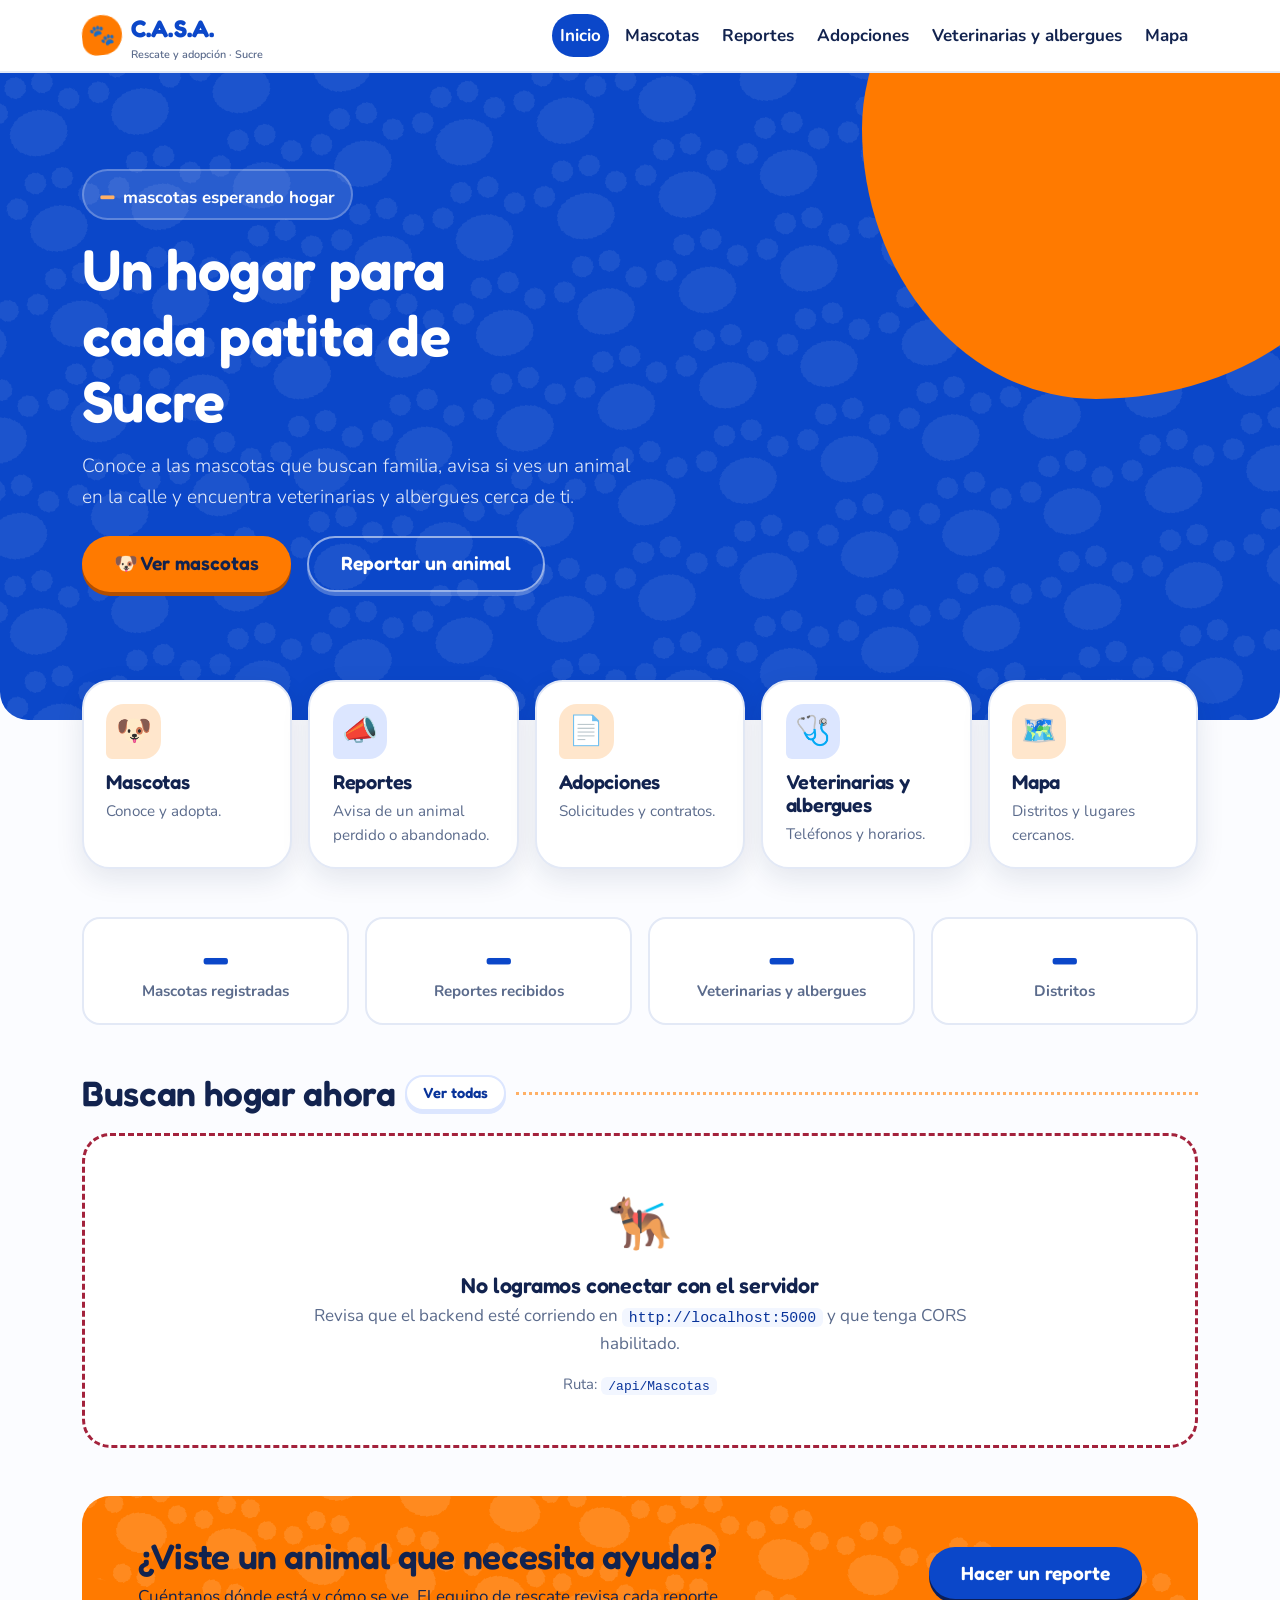
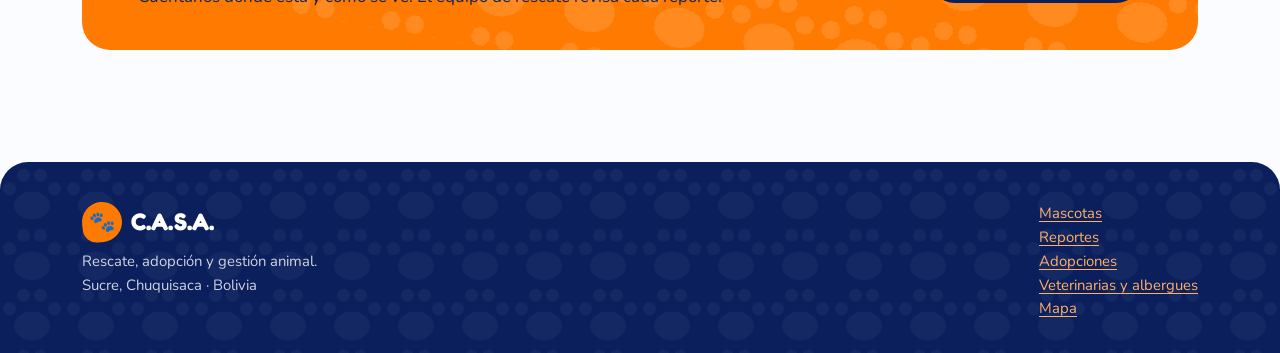
<file: wwwroot/index.html>
<!DOCTYPE html>
<html lang="es">
<head>
  <meta charset="utf-8">
  <meta name="viewport" content="width=device-width, initial-scale=1">
  <title>Inicio · Proyecto C.A.S.A.</title>
  <meta name="description" content="Portal de rescate, adopción y gestión animal en Sucre, Bolivia.">
  <link rel="preconnect" href="https://fonts.googleapis.com">
  <link rel="preconnect" href="https://fonts.gstatic.com" crossorigin>
  <link href="https://fonts.googleapis.com/css2?family=Fredoka:wght@500;600;700&family=Nunito:wght@400;600;700;800&display=swap" rel="stylesheet">
  <link href="https://cdn.jsdelivr.net/npm/bootstrap@5.3.3/dist/css/bootstrap.min.css" rel="stylesheet"
        integrity="sha384-QWTKZyjpPEjISv5WaRU9OFeRpok6YctnYmDr5pNlyT2bRjXh0JMhjY6hW+ALEwIH" crossorigin="anonymous">
  <link href="css/styles.css" rel="stylesheet">
</head>
<body data-page="index">
  <div id="casa-nav"></div>

  <main id="contenido" class="casa-main">
    <!-- Bienvenida -->
    <header class="casa-hero">
      <div class="container">
        <span class="casa-hero__stat mb-3"><strong id="hero-count">—</strong> mascotas esperando hogar</span>
        <h1 class="mb-3">Un hogar para cada patita de Sucre</h1>
        <p class="lead mb-4">Conoce a las mascotas que buscan familia, avisa si ves un animal en la calle y encuentra veterinarias y albergues cerca de ti.</p>
        <div class="d-flex flex-wrap gap-3">
          <a class="btn-casa btn-casa-lg" href="mascotas.html">🐶 Ver mascotas</a>
          <a class="btn-casa btn-casa-ghost btn-casa-lg" href="reportes.html">Reportar un animal</a>
        </div>
      </div>
    </header>

    <!-- Accesos directos -->
    <section class="container casa-overlap" aria-labelledby="accesos-titulo">
      <h2 id="accesos-titulo" class="visually-hidden">Accesos directos</h2>
      <div class="row row-cols-1 row-cols-sm-2 row-cols-lg-5 g-3">
        <div class="col"><a class="casa-quick" href="mascotas.html">
          <span class="casa-quick__icon" aria-hidden="true">🐶</span><h3>Mascotas</h3><p>Conoce y adopta.</p></a></div>
        <div class="col"><a class="casa-quick" href="reportes.html">
          <span class="casa-quick__icon" aria-hidden="true">📣</span><h3>Reportes</h3><p>Avisa de un animal perdido o abandonado.</p></a></div>
        <div class="col"><a class="casa-quick" href="adopciones.html">
          <span class="casa-quick__icon" aria-hidden="true">📄</span><h3>Adopciones</h3><p>Solicitudes y contratos.</p></a></div>
        <div class="col"><a class="casa-quick" href="establecimientos.html">
          <span class="casa-quick__icon" aria-hidden="true">🩺</span><h3>Veterinarias y albergues</h3><p>Teléfonos y horarios.</p></a></div>
        <div class="col"><a class="casa-quick" href="mapa.html">
          <span class="casa-quick__icon" aria-hidden="true">🗺️</span><h3>Mapa</h3><p>Distritos y lugares cercanos.</p></a></div>
      </div>
    </section>

    <!-- Cifras -->
    <section class="container casa-section pb-0" aria-label="Cifras del proyecto">
      <div class="row row-cols-2 row-cols-md-4 g-3">
        <div class="col"><div class="casa-counter"><strong id="c-mascotas">—</strong><span>Mascotas registradas</span></div></div>
        <div class="col"><div class="casa-counter"><strong id="c-reportes">—</strong><span>Reportes recibidos</span></div></div>
        <div class="col"><div class="casa-counter"><strong id="c-establecimientos">—</strong><span>Veterinarias y albergues</span></div></div>
        <div class="col"><div class="casa-counter"><strong id="c-distritos">—</strong><span>Distritos</span></div></div>
      </div>
    </section>

    <!-- Quiénes buscan hogar -->
    <section class="container casa-section" aria-labelledby="destacadas-titulo">
      <div class="casa-section-title">
        <h2 id="destacadas-titulo" class="mb-0">Buscan hogar ahora</h2>
        <a class="btn-casa-ghost btn-casa btn-casa-sm" href="mascotas.html">Ver todas</a>
      </div>
      <div class="row g-4" id="destacadas"></div>
    </section>

    <!-- Llamada a la acción -->
    <section class="container">
      <div class="casa-cta">
        <div class="row align-items-center g-3">
          <div class="col-lg-8">
            <h2>¿Viste un animal que necesita ayuda?</h2>
            <p class="mb-0">Cuéntanos dónde está y cómo se ve. El equipo de rescate revisa cada reporte.</p>
          </div>
          <div class="col-lg-4 text-lg-end">
            <a class="btn-casa-blue btn-casa btn-casa-lg" href="reportes.html">Hacer un reporte</a>
          </div>
        </div>
      </div>
    </section>
  </main>

  <div id="casa-footer"></div>

  <script src="https://cdn.jsdelivr.net/npm/bootstrap@5.3.3/dist/js/bootstrap.bundle.min.js"
          integrity="sha384-YvpcrYf0tY3lHB60NNkmXc5s9fDVZLESaAA55NDzOxhy9GkcIdslK1eN7N6jIeHz" crossorigin="anonymous"></script>
  <script src="js/common.js"></script>
  <script>
    (async function () {
      const E = CASA.endpoints;
      const grid = document.getElementById('destacadas');
      CASA.ui.skeletons(grid, 3, 'col-12 col-md-6 col-lg-4');

      const [mascotas, reportes, establecimientos, distritos] = await Promise.allSettled([
        CASA.api.list(E.mascotas),
        CASA.api.list(E.reportes),
        CASA.api.list(E.establecimientos),
        CASA.api.list(E.distritos)
      ]);

      const setCount = (id, result) => {
        document.getElementById(id).textContent = result.status === 'fulfilled' ? result.value.length : '—';
      };
      setCount('c-mascotas', mascotas);
      setCount('c-reportes', reportes);
      setCount('c-establecimientos', establecimientos);
      setCount('c-distritos', distritos);

      if (mascotas.status !== 'fulfilled') {
        CASA.ui.error(grid, mascotas.reason, E.mascotas);
        return;
      }

      const disponibles = mascotas.value.filter((m) => CASA.estadoClass(CASA.g(m, 'estado')) === 'is-ok');
      document.getElementById('hero-count').textContent = disponibles.length;

      if (!disponibles.length) {
        CASA.ui.empty(grid, '🐾', 'Todavía no hay mascotas disponibles',
          'Cuando se registren nuevas mascotas en adopción aparecerán aquí.');
        return;
      }

      const dById = distritos.status === 'fulfilled' ? CASA.byId(distritos.value) : {};
      grid.innerHTML = disponibles.slice(0, 3)
        .map((m) => `<div class="col-12 col-md-6 col-lg-4">${CASA.petCard(m, dById)}</div>`).join('');
      CASA.ui.done(grid);
    })();
  </script>
</body>
</html>
</file>
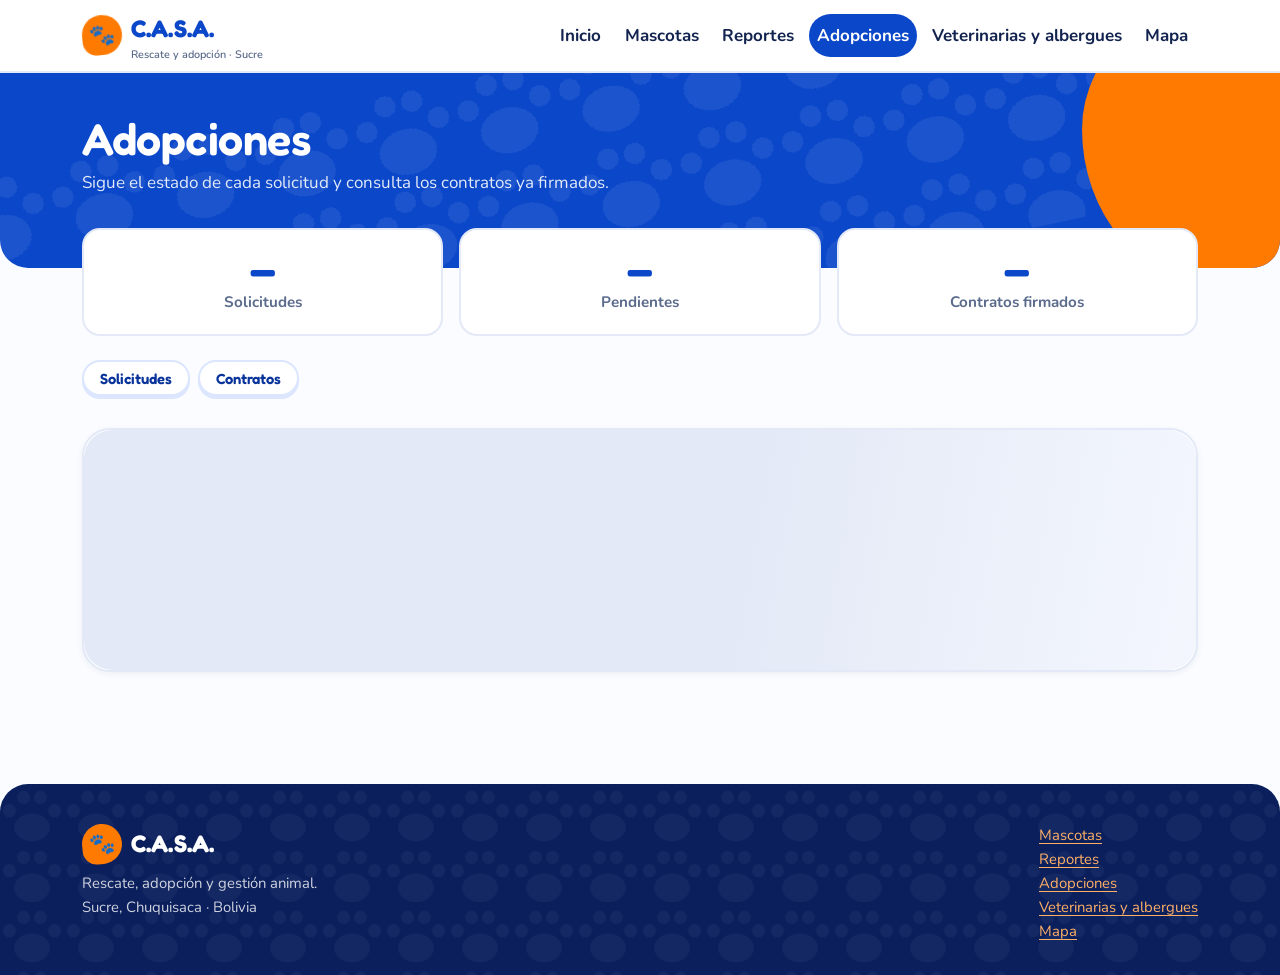
<file: wwwroot/adopciones.html>
<!DOCTYPE html>
<html lang="es">
<head>
  <meta charset="utf-8">
  <meta name="viewport" content="width=device-width, initial-scale=1">
  <title>Adopciones · Proyecto C.A.S.A.</title>
  <link rel="preconnect" href="https://fonts.googleapis.com">
  <link rel="preconnect" href="https://fonts.gstatic.com" crossorigin>
  <link href="https://fonts.googleapis.com/css2?family=Fredoka:wght@500;600;700&family=Nunito:wght@400;600;700;800&display=swap" rel="stylesheet">
  <link href="https://cdn.jsdelivr.net/npm/bootstrap@5.3.3/dist/css/bootstrap.min.css" rel="stylesheet"
        integrity="sha384-QWTKZyjpPEjISv5WaRU9OFeRpok6YctnYmDr5pNlyT2bRjXh0JMhjY6hW+ALEwIH" crossorigin="anonymous">
  <link href="css/styles.css" rel="stylesheet">
</head>
<body data-page="adopciones">
  <div id="casa-nav"></div>

  <main id="contenido" class="casa-main">
    <header class="casa-hero casa-hero--page">
      <div class="container">
        <h1>Adopciones</h1>
        <p>Sigue el estado de cada solicitud y consulta los contratos ya firmados.</p>
      </div>
    </header>

    <div class="container casa-overlap">
      <div class="row row-cols-1 row-cols-sm-3 g-3 mb-4">
        <div class="col"><div class="casa-counter"><strong id="k-total">—</strong><span>Solicitudes</span></div></div>
        <div class="col"><div class="casa-counter"><strong id="k-pend">—</strong><span>Pendientes</span></div></div>
        <div class="col"><div class="casa-counter"><strong id="k-contratos">—</strong><span>Contratos firmados</span></div></div>
      </div>

      <ul class="nav nav-pills gap-2 mb-3" id="pestanas" role="tablist">
        <li class="nav-item" role="presentation">
          <button class="btn-casa-ghost btn-casa btn-casa-sm active" id="tab-sol" data-bs-toggle="pill" data-bs-target="#panel-sol" type="button" role="tab" aria-controls="panel-sol" aria-selected="true">Solicitudes</button>
        </li>
        <li class="nav-item" role="presentation">
          <button class="btn-casa-ghost btn-casa btn-casa-sm" id="tab-con" data-bs-toggle="pill" data-bs-target="#panel-con" type="button" role="tab" aria-controls="panel-con" aria-selected="false">Contratos</button>
        </li>
      </ul>

      <div class="tab-content">
        <div class="tab-pane fade show active" id="panel-sol" role="tabpanel" aria-labelledby="tab-sol" tabindex="0">
          <div class="d-flex flex-wrap gap-2 mb-3" id="chips" role="group" aria-label="Filtrar por estado"></div>
          <div class="casa-table-wrap" id="tabla" aria-live="polite">
            <div class="casa-skeleton" style="min-height:240px" aria-hidden="true"></div>
          </div>
        </div>
        <div class="tab-pane fade" id="panel-con" role="tabpanel" aria-labelledby="tab-con" tabindex="0">
          <div class="row g-3 row-cols-1 row-cols-md-2 row-cols-xl-3" id="contratos"></div>
        </div>
      </div>
    </div>
  </main>

  <div id="casa-footer"></div>

  <script src="https://cdn.jsdelivr.net/npm/bootstrap@5.3.3/dist/js/bootstrap.bundle.min.js"
          integrity="sha384-YvpcrYf0tY3lHB60NNkmXc5s9fDVZLESaAA55NDzOxhy9GkcIdslK1eN7N6jIeHz" crossorigin="anonymous"></script>
  <script src="js/common.js"></script>
  <script>
    (async function () {
      const E = CASA.endpoints, g = CASA.g, esc = CASA.esc;
      const $ = (id) => document.getElementById(id);

      /* Esta sección es del equipo (Admin, CEMZOO, Albergue) */
      if (!CASA.auth.hasRole('Admin', 'CEMZOO', 'Albergue')) {
        document.querySelector('.casa-overlap').innerHTML = '<div id="acceso"></div>';
        CASA.ui.locked($('acceso'), '');
        if (CASA.auth.isLoggedIn()) $('acceso').querySelector('.casa-state').insertAdjacentHTML('beforeend',
          '<a class="btn-casa mt-2" href="perfil.html">Ver mis solicitudes</a>');
        return;
      }

      /* El botón activo de las pestañas usa el estilo "azul" */
      $('pestanas').addEventListener('shown.bs.tab', (ev) => {
        document.querySelectorAll('#pestanas .btn-casa').forEach((b) => b.classList.toggle('btn-casa-blue', b === ev.target));
        document.querySelectorAll('#pestanas .btn-casa').forEach((b) => b.classList.toggle('btn-casa-ghost', b !== ev.target));
      });
      $('tab-sol').classList.replace('btn-casa-ghost', 'btn-casa-blue');

      /* ---------- Carga ---------- */
      const [sol, ado, mas] = await Promise.allSettled([
        CASA.api.list(E.solicitudes),
        CASA.api.list(E.adopciones),
        CASA.api.list(E.mascotas)
      ]);

      if (sol.status !== 'fulfilled') {
        CASA.ui.error($('tabla'), sol.reason, E.solicitudes);
        $('contratos').innerHTML = '';
        return;
      }

      const solicitudes = sol.value;
      const adopciones = ado.status === 'fulfilled' ? ado.value : [];
      const mascotasById = mas.status === 'fulfilled' ? CASA.byId(mas.value) : {};
      const solById = CASA.byId(solicitudes);
      const contratoPorSolicitud = Object.fromEntries(adopciones.map((a) => [g(a, 'solicitudId'), a]));

      const mascotaDe = (s) => g(s, 'mascotas', 'mascota') || mascotasById[g(s, 'mascotaId')];

      /* ---------- Contadores ---------- */
      $('k-total').textContent = solicitudes.length;
      $('k-pend').textContent = solicitudes.filter((s) => CASA.estadoClass(g(s, 'estado')) === 'is-wait').length;
      $('k-contratos').textContent = ado.status === 'fulfilled' ? adopciones.length : '—';

      /* ---------- Solicitudes ---------- */
      let filtro = '';
      const estados = [...new Set(solicitudes.map((s) => g(s, 'estado')).filter(Boolean))];
      $('chips').innerHTML = ['', ...estados].map((e) =>
        `<button type="button" class="casa-chip ${e === '' ? 'is-active' : ''}" data-estado="${esc(e)}" aria-pressed="${e === ''}">${e === '' ? 'Todas' : esc(e)}</button>`).join('');
      $('chips').addEventListener('click', (ev) => {
        const chip = ev.target.closest('.casa-chip');
        if (!chip) return;
        filtro = chip.dataset.estado;
        $('chips').querySelectorAll('.casa-chip').forEach((c) => {
          c.classList.toggle('is-active', c === chip);
          c.setAttribute('aria-pressed', c === chip);
        });
        renderSolicitudes();
      });

      function renderSolicitudes() {
        const lista = solicitudes
          .filter((s) => !filtro || g(s, 'estado') === filtro)
          .sort((a, b) => new Date(g(b, 'fecha')) - new Date(g(a, 'fecha')));

        if (!lista.length) {
          CASA.ui.empty($('tabla'), '📭', 'No hay solicitudes para mostrar',
            solicitudes.length ? 'Prueba con otro estado.' : 'Las solicitudes de adopción aparecerán aquí cuando alguien las envíe.');
          return;
        }
        $('tabla').innerHTML = `
          <div class="table-responsive">
            <table class="table casa-table">
              <thead><tr><th>Mascota</th><th>Ciudadano</th><th>Fecha</th><th>Estado</th><th>Contrato</th></tr></thead>
              <tbody>
                ${lista.map((s) => {
                  const m = mascotaDe(s);
                  const foto = CASA.imgUrl(g(m, 'foto'));
                  const ciu = g(s, 'ciudadanos', 'ciudadano');
                  const barrio = g(ciu, 'barrio');
                  const contrato = contratoPorSolicitud[g(s, 'id')];
                  return `<tr>
                    <td><div class="cell-pet">
                      ${foto ? `<img src="${esc(foto)}" alt="" loading="lazy" data-fallback>` : `<span class="thumb-fallback" aria-hidden="true">${CASA.especieEmoji(g(m, 'especie'))}</span>`}
                      <span>${esc(g(m, 'nombre') || 'Mascota #' + g(s, 'mascotaId'))}</span>
                    </div></td>
                    <td>#${esc(g(s, 'ciudadanoId'))}${barrio ? `<br><small class="text-muted">${esc(barrio)}</small>` : ''}</td>
                    <td class="text-nowrap">${CASA.fmtDate(g(s, 'fecha'))}</td>
                    <td>${CASA.badge(g(s, 'estado'))}</td>
                    <td>${contrato ? `<span class="casa-badge is-done">${esc(g(contrato, 'numeroSerie') || 'Firmado')}</span>` : '<span class="text-muted">—</span>'}</td>
                  </tr>`;
                }).join('')}
              </tbody>
            </table>
          </div>`;
      }
      renderSolicitudes();

      /* ---------- Contratos ---------- */
      const cont = $('contratos');
      if (ado.status !== 'fulfilled') {
        CASA.ui.error(cont, ado.reason, E.adopciones);
      } else if (!adopciones.length) {
        CASA.ui.empty(cont, '📄', 'Todavía no hay contratos firmados', 'Cuando se apruebe una adopción, su contrato aparecerá aquí.');
      } else {
        cont.innerHTML = adopciones
          .sort((a, b) => new Date(g(b, 'fecha')) - new Date(g(a, 'fecha')))
          .map((a) => {
            const s = g(a, 'solicitudesAdopcion') || solById[g(a, 'solicitudId')];
            const m = s && mascotaDe(s);
            const firma = String(g(a, 'firma') || '');
            const firmaImg = /^data:image\/(png|jpe?g|webp);base64,[a-z0-9+/=]+$/i.test(firma);
            return `
              <div class="col"><article class="casa-contract">
                <div class="d-flex align-items-start gap-3">
                  <span class="casa-card__icon casa-card__icon--orange" aria-hidden="true">${CASA.especieEmoji(g(m, 'especie'))}</span>
                  <div>
                    <div class="casa-contract__serial">${esc(g(a, 'numeroSerie') || 'Sin número')}</div>
                    <div class="fw-bold">${esc(g(m, 'nombre') || 'Solicitud #' + g(a, 'solicitudId'))}</div>
                    <small class="text-muted">Firmado el ${CASA.fmtDate(g(a, 'fecha'))}</small>
                  </div>
                </div>
                ${g(a, 'estado') ? `<div class="mt-2">${CASA.badge(g(a, 'estado'))}</div>` : ''}
                ${g(a, 'condiciones') ? `<p class="small mt-2 mb-1"><strong>Condiciones:</strong> ${esc(g(a, 'condiciones'))}</p>` : ''}
                ${g(a, 'observaciones') ? `<p class="small mb-1"><strong>Observaciones:</strong> ${esc(g(a, 'observaciones'))}</p>` : ''}
                <div class="casa-contract__sign">
                  ${firmaImg ? `<img src="${esc(firma)}" alt="Firma del adoptante">` : (firma ? 'Firma: ' + esc(firma) : 'Sin firma registrada')}
                </div>
              </article></div>`;
          }).join('');
      }
    })();
  </script>
</body>
</html>
</file>
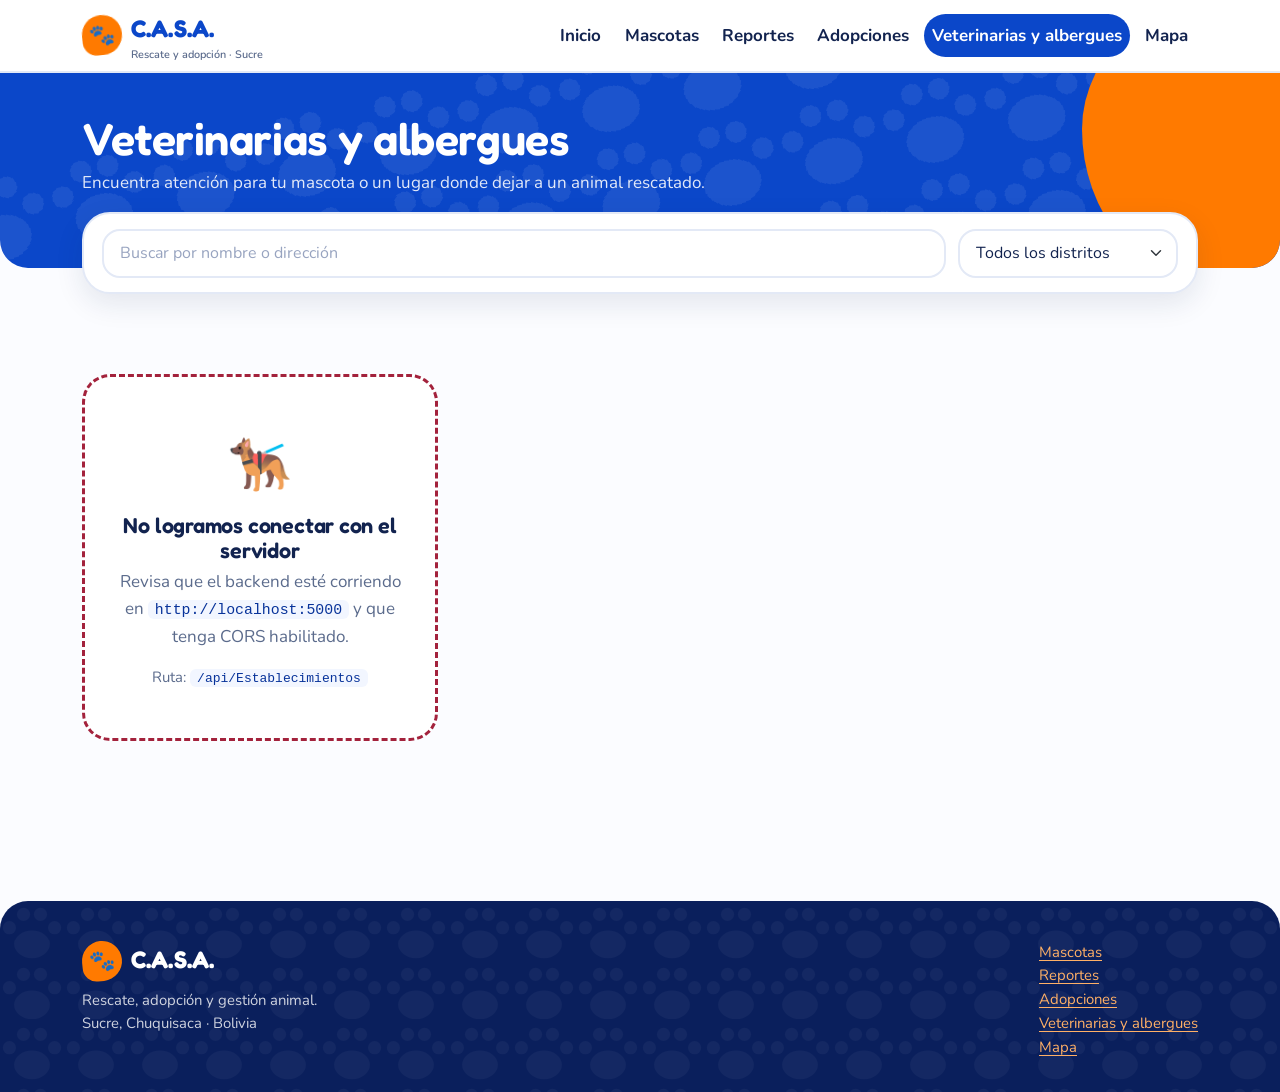
<file: wwwroot/establecimientos.html>
<!DOCTYPE html>
<html lang="es">
<head>
  <meta charset="utf-8">
  <meta name="viewport" content="width=device-width, initial-scale=1">
  <title>Veterinarias y albergues · Proyecto C.A.S.A.</title>
  <link rel="preconnect" href="https://fonts.googleapis.com">
  <link rel="preconnect" href="https://fonts.gstatic.com" crossorigin>
  <link href="https://fonts.googleapis.com/css2?family=Fredoka:wght@500;600;700&family=Nunito:wght@400;600;700;800&display=swap" rel="stylesheet">
  <link href="https://cdn.jsdelivr.net/npm/bootstrap@5.3.3/dist/css/bootstrap.min.css" rel="stylesheet"
        integrity="sha384-QWTKZyjpPEjISv5WaRU9OFeRpok6YctnYmDr5pNlyT2bRjXh0JMhjY6hW+ALEwIH" crossorigin="anonymous">
  <link href="css/styles.css" rel="stylesheet">
</head>
<body data-page="establecimientos">
  <div id="casa-nav"></div>

  <main id="contenido" class="casa-main">
    <header class="casa-hero casa-hero--page">
      <div class="container">
        <h1>Veterinarias y albergues</h1>
        <p>Encuentra atención para tu mascota o un lugar donde dejar a un animal rescatado.</p>
      </div>
    </header>

    <div class="container casa-overlap">
      <div class="casa-filters" role="search" aria-label="Filtrar establecimientos">
        <input class="form-control casa-search" type="search" id="f-texto" placeholder="Buscar por nombre o dirección" aria-label="Buscar establecimientos">
        <select class="form-select" id="f-distrito" aria-label="Distrito"><option value="">Todos los distritos</option></select>
      </div>
      <div class="d-flex flex-wrap gap-2 mt-3" id="chips-tipo" role="group" aria-label="Filtrar por tipo"></div>
    </div>

    <section class="container casa-section" aria-live="polite">
      <p class="fw-bold text-muted mb-3" id="conteo"></p>
      <div class="row g-4 row-cols-1 row-cols-md-2 row-cols-xl-3" id="grid"></div>
    </section>
  </main>

  <div id="casa-footer"></div>

  <script src="https://cdn.jsdelivr.net/npm/bootstrap@5.3.3/dist/js/bootstrap.bundle.min.js"
          integrity="sha384-YvpcrYf0tY3lHB60NNkmXc5s9fDVZLESaAA55NDzOxhy9GkcIdslK1eN7N6jIeHz" crossorigin="anonymous"></script>
  <script src="js/common.js"></script>
  <script>
    (async function () {
      const E = CASA.endpoints, g = CASA.g, esc = CASA.esc;
      const $ = (id) => document.getElementById(id);
      const grid = $('grid');

      CASA.ui.skeletons(grid, 6, 'col');
      let lugares = [], tiposById = {}, distritosById = {};
      try {
        const [l, t, d] = await Promise.all([
          CASA.api.list(E.establecimientos),
          CASA.api.listSoft(E.tiposEstablecimiento),
          CASA.api.listSoft(E.distritos)
        ]);
        lugares = l; tiposById = CASA.byId(t); distritosById = CASA.byId(d);
      } catch (err) {
        CASA.ui.error(grid, err, E.establecimientos);
        return;
      }

      const tipoDe = (e) => tiposById[g(e, 'tipoEstableciminetoId', 'tipoEstablecimientoId')] || g(e, 'tipoEstableciminetos', 'tipoEstablecimientos');
      const iconoDe = (tipo) => {
        const s = CASA.strip(g(tipo, 'nombre'));
        if (/veterin|clinic/.test(s)) return '🩺';
        if (/albergue|refugio|hogar/.test(s)) return '🏠';
        return '🐾';
      };

      /* ---------- Filtros ---------- */
      let tipoElegido = '';
      const tiposUsados = new Map();
      lugares.forEach((e) => { const t = tipoDe(e); if (t) tiposUsados.set(String(g(t, 'id')), g(t, 'nombre')); });
      $('chips-tipo').innerHTML = [['', 'Todos'], ...tiposUsados].map(([id, nombre]) =>
        `<button type="button" class="casa-chip ${id === '' ? 'is-active' : ''}" data-tipo="${esc(id)}" aria-pressed="${id === ''}">${esc(nombre)}</button>`).join('');
      $('chips-tipo').addEventListener('click', (ev) => {
        const chip = ev.target.closest('.casa-chip');
        if (!chip) return;
        tipoElegido = chip.dataset.tipo;
        $('chips-tipo').querySelectorAll('.casa-chip').forEach((c) => {
          c.classList.toggle('is-active', c === chip);
          c.setAttribute('aria-pressed', c === chip);
        });
        render();
      });

      const distritosUsados = new Map();
      lugares.forEach((e) => {
        const d = distritosById[g(e, 'distritoId')] || g(e, 'distritos');
        if (d) distritosUsados.set(String(g(d, 'id')), g(d, 'nombre'));
      });
      distritosUsados.forEach((nombre, id) => $('f-distrito').add(new Option(nombre, id)));

      /* ---------- Render ---------- */
      function card(e) {
        const tipo = tipoDe(e);
        const distrito = distritosById[g(e, 'distritoId')] || g(e, 'distritos');
        const tel = String(g(e, 'telefono') || '');
        const telHref = tel.replace(/[^\d+]/g, '');
        const cap = Number(g(e, 'capacidad'));
        const cal = Number(g(e, 'calificacion'));
        return `
          <div class="col"><article class="casa-card">
            <div class="d-flex gap-3 align-items-start mb-1">
              <span class="casa-card__icon ${/albergue|refugio|hogar/.test(CASA.strip(g(tipo, 'nombre'))) ? 'casa-card__icon--orange' : ''}" aria-hidden="true">${iconoDe(tipo)}</span>
              <div class="flex-grow-1">
                <h3>${esc(g(e, 'nombre') || 'Sin nombre')}</h3>
                <div class="d-flex flex-wrap gap-2 align-items-center mt-1">
                  <span class="pet-trait">${esc(g(tipo, 'nombre') || 'Establecimiento')}</span>
                  ${g(e, 'estado') ? CASA.badge(g(e, 'estado')) : ''}
                </div>
              </div>
            </div>
            <ul class="casa-facts">
              ${g(e, 'direccion') ? `<li><span aria-hidden="true">📍</span><span>${esc(g(e, 'direccion'))}</span></li>` : ''}
              ${tel ? `<li><span aria-hidden="true">📞</span><a href="tel:${esc(telHref)}">${esc(tel)}</a></li>` : ''}
              ${g(e, 'horario') ? `<li><span aria-hidden="true">🕒</span><span>${esc(g(e, 'horario'))}</span></li>` : ''}
              ${cap > 0 ? `<li><span aria-hidden="true">🐕</span><span>Capacidad para ${cap} animales</span></li>` : ''}
            </ul>
            <div class="d-flex align-items-center justify-content-between gap-2 mt-3 pt-3" style="border-top:2px dotted var(--casa-line)">
              <div class="d-flex flex-column gap-1">
                ${cal > 0 ? `<span>${CASA.stars(cal)} <small class="fw-bold">${cal.toFixed(1)}</small></span>` : '<small class="text-muted">Sin calificación</small>'}
                ${distrito ? CASA.districtHtml(distrito) : ''}
              </div>
              <a class="btn-casa-blue btn-casa btn-casa-sm" href="mapa.html?establecimiento=${encodeURIComponent(g(e, 'id'))}">Ver en el mapa</a>
            </div>
          </article></div>`;
      }

      function render() {
        const q = CASA.strip($('f-texto').value), dist = $('f-distrito').value;
        const lista = lugares
          .filter((e) => !tipoElegido || String(g(tipoDe(e), 'id')) === tipoElegido)
          .filter((e) => !dist || String(g(e, 'distritoId')) === dist)
          .filter((e) => !q || CASA.strip(`${g(e, 'nombre')} ${g(e, 'direccion')}`).includes(q));

        $('conteo').textContent = lista.length === 1 ? '1 lugar encontrado' : `${lista.length} lugares encontrados`;
        if (!lista.length) {
          CASA.ui.empty(grid, '🔍', 'No encontramos lugares con esos filtros', 'Prueba con otro distrito, tipo o palabra.');
          return;
        }
        grid.innerHTML = lista.map(card).join('');
      }
      $('f-texto').addEventListener('input', render);
      $('f-distrito').addEventListener('change', render);
      render();
    })();
  </script>
</body>
</html>
</file>
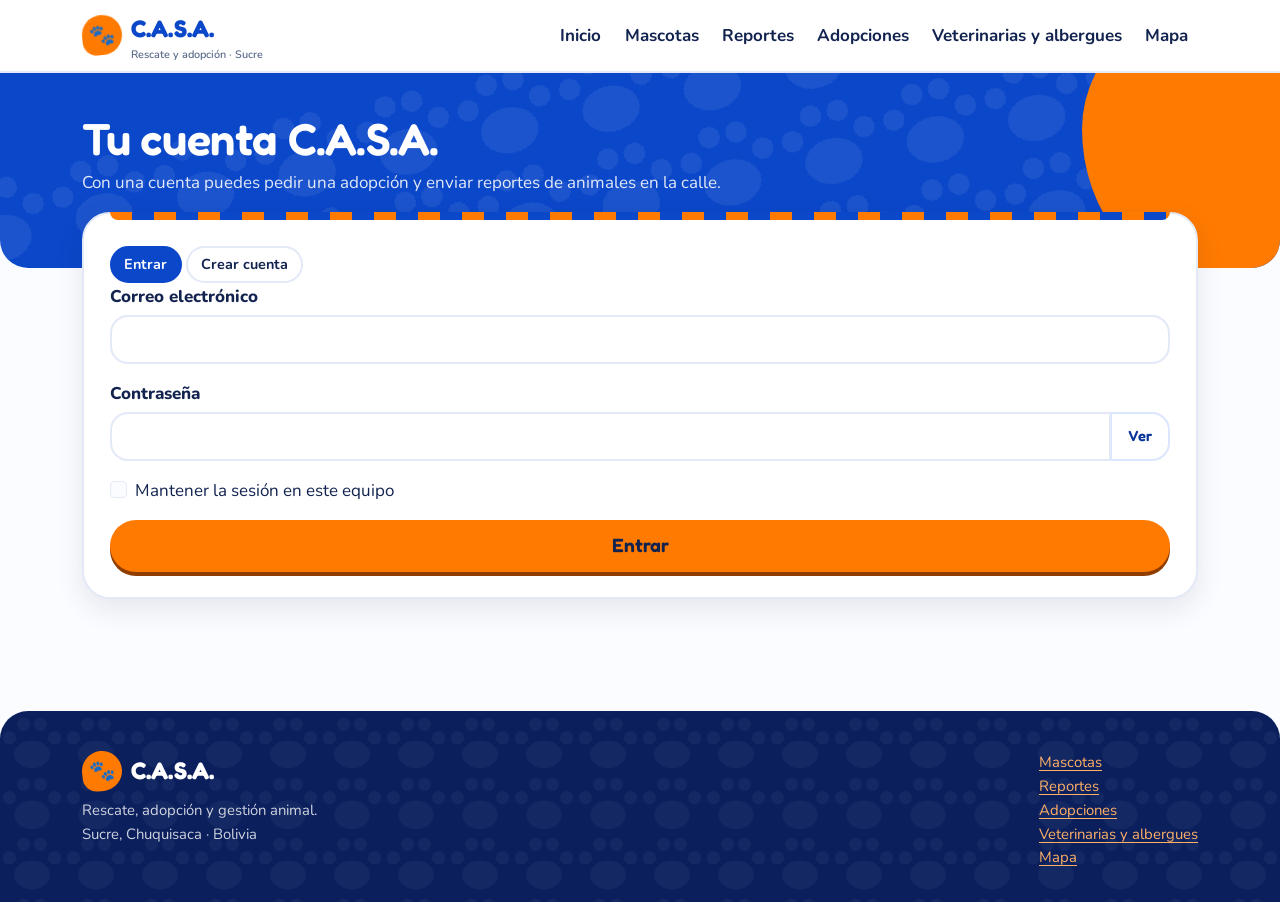
<file: wwwroot/login.html>
<!DOCTYPE html>
<html lang="es">
<head>
  <meta charset="utf-8">
  <meta name="viewport" content="width=device-width, initial-scale=1">
  <title>Entrar · Proyecto C.A.S.A.</title>
  <link rel="preconnect" href="https://fonts.googleapis.com">
  <link rel="preconnect" href="https://fonts.gstatic.com" crossorigin>
  <link href="https://fonts.googleapis.com/css2?family=Fredoka:wght@500;600;700&family=Nunito:wght@400;600;700;800&display=swap" rel="stylesheet">
  <link href="https://cdn.jsdelivr.net/npm/bootstrap@5.3.3/dist/css/bootstrap.min.css" rel="stylesheet"
        integrity="sha384-QWTKZyjpPEjISv5WaRU9OFeRpok6YctnYmDr5pNlyT2bRjXh0JMhjY6hW+ALEwIH" crossorigin="anonymous">
  <link href="css/styles.css" rel="stylesheet">
</head>
<body data-page="login">
  <div id="casa-nav"></div>

  <main id="contenido" class="casa-main">
    <header class="casa-hero casa-hero--page">
      <div class="container">
        <h1>Tu cuenta C.A.S.A.</h1>
        <p>Con una cuenta puedes pedir una adopción y enviar reportes de animales en la calle.</p>
      </div>
    </header>

    <div class="container casa-overlap">
      <!-- Ya hay sesión -->
      <div class="casa-form-card casa-auth-card" id="ya-dentro" hidden>
        <h2 class="mb-2">Ya iniciaste sesión</h2>
        <p class="text-muted">Estás conectada como <strong id="yd-nombre"></strong>.</p>
        <div class="d-flex flex-wrap gap-2">
          <a class="btn-casa" id="yd-seguir" href="index.html">Continuar</a>
          <button class="btn-casa-ghost btn-casa" type="button" id="yd-salir">Salir</button>
        </div>
      </div>

      <div class="casa-form-card casa-auth-card" id="tarjeta">
        <div class="casa-switch" role="tablist" aria-label="Entrar o crear cuenta">
          <button type="button" class="casa-chip is-active" role="tab" id="tab-entrar" aria-selected="true" aria-controls="form-entrar">Entrar</button>
          <button type="button" class="casa-chip" role="tab" id="tab-crear" aria-selected="false" aria-controls="form-crear">Crear cuenta</button>
        </div>

        <!-- Entrar -->
        <form id="form-entrar" role="tabpanel" aria-labelledby="tab-entrar" novalidate>
          <div class="mb-3">
            <label class="form-label" for="le-email">Correo electrónico</label>
            <input class="form-control" id="le-email" type="email" autocomplete="username" required>
            <div class="invalid-feedback">Escribe un correo válido.</div>
          </div>
          <div class="mb-3">
            <label class="form-label" for="le-pass">Contraseña</label>
            <div class="input-group">
              <input class="form-control" id="le-pass" type="password" autocomplete="current-password" required style="border-radius: 18px 0 0 18px">
              <button class="btn-casa-ghost btn-casa btn-casa-sm" type="button" data-ver="le-pass" aria-pressed="false" style="border-radius: 0 18px 18px 0; box-shadow:none">Ver</button>
              <div class="invalid-feedback">Escribe tu contraseña.</div>
            </div>
          </div>
          <div class="form-check mb-3">
            <input class="form-check-input" type="checkbox" id="le-recordar">
            <label class="form-check-label" for="le-recordar">Mantener la sesión en este equipo</label>
          </div>
          <div class="alert alert-danger d-none" id="le-error" role="alert"></div>
          <button class="btn-casa btn-casa-lg w-100" type="submit" id="le-enviar">Entrar</button>
        </form>

        <!-- Crear cuenta -->
        <form id="form-crear" role="tabpanel" aria-labelledby="tab-crear" novalidate hidden>
          <div class="mb-3">
            <label class="form-label" for="lc-nombre">Nombre completo</label>
            <input class="form-control" id="lc-nombre" type="text" maxlength="100" autocomplete="name" required>
            <div class="invalid-feedback">Escribe tu nombre.</div>
          </div>
          <div class="mb-3">
            <label class="form-label" for="lc-email">Correo electrónico</label>
            <input class="form-control" id="lc-email" type="email" autocomplete="email" required>
            <div class="invalid-feedback">Escribe un correo válido.</div>
          </div>
          <div class="row g-3 mb-3">
            <div class="col-sm-6">
              <label class="form-label" for="lc-celular">Celular</label>
              <input class="form-control" id="lc-celular" type="tel" maxlength="20" autocomplete="tel">
            </div>
            <div class="col-sm-6">
              <label class="form-label" for="lc-ci">Carnet de identidad</label>
              <input class="form-control" id="lc-ci" type="text" maxlength="20">
            </div>
          </div>
          <div class="row g-3 mb-3">
            <div class="col-sm-6">
              <label class="form-label" for="lc-distrito">Tu distrito</label>
              <select class="form-select" id="lc-distrito"><option value="">Elige uno</option></select>
            </div>
            <div class="col-sm-6">
              <label class="form-label" for="lc-barrio">Tu barrio</label>
              <input class="form-control" id="lc-barrio" type="text" maxlength="80">
            </div>
          </div>
          <div class="mb-3">
            <label class="form-label" for="lc-pass">Contraseña</label>
            <div class="input-group">
              <input class="form-control" id="lc-pass" type="password" autocomplete="new-password" minlength="6" required style="border-radius: 18px 0 0 18px">
              <button class="btn-casa-ghost btn-casa btn-casa-sm" type="button" data-ver="lc-pass" aria-pressed="false" style="border-radius: 0 18px 18px 0; box-shadow:none">Ver</button>
              <div class="invalid-feedback">Usa al menos 6 caracteres.</div>
            </div>
            <div class="form-text">Mínimo 6 caracteres, con mayúscula, minúscula, número y símbolo. Por ejemplo: Casa2026!</div>
          </div>
          <div class="mb-3">
            <label class="form-label" for="lc-pass2">Repite la contraseña</label>
            <input class="form-control" id="lc-pass2" type="password" autocomplete="new-password" required>
            <div class="invalid-feedback">Las contraseñas no coinciden.</div>
          </div>
          <div class="alert alert-danger d-none" id="lc-error" role="alert"></div>
          <button class="btn-casa btn-casa-lg w-100" type="submit" id="lc-enviar">Crear mi cuenta</button>
        </form>
      </div>
    </div>
  </main>

  <div id="casa-footer"></div>

  <script src="https://cdn.jsdelivr.net/npm/bootstrap@5.3.3/dist/js/bootstrap.bundle.min.js"
          integrity="sha384-YvpcrYf0tY3lHB60NNkmXc5s9fDVZLESaAA55NDzOxhy9GkcIdslK1eN7N6jIeHz" crossorigin="anonymous"></script>
  <script src="js/common.js"></script>
  <script>
    (async function () {
      const E = CASA.endpoints, g = CASA.g, esc = CASA.esc;
      const $ = (id) => document.getElementById(id);
      const next = new URLSearchParams(location.search).get('next');

      // A dónde ir después de entrar: el destino pedido, o el panel si eres del equipo
      const destino = () => (next ? CASA.auth.safeNext(next) : (CASA.auth.isStaff() ? 'panel.html' : 'index.html'));

      /* ---------- Ya hay una sesión ---------- */
      if (CASA.auth.isLoggedIn()) {
        $('tarjeta').hidden = true;
        $('ya-dentro').hidden = false;
        const u = CASA.auth.user();
        $('yd-nombre').textContent = u.nombre || u.email;
        $('yd-seguir').href = destino();
        $('yd-salir').addEventListener('click', () => CASA.auth.logout());
        return;
      }

      /* ---------- Pestañas Entrar / Crear cuenta ---------- */
      function mostrar(cual) {
        const entrar = cual === 'entrar';
        $('form-entrar').hidden = !entrar;
        $('form-crear').hidden = entrar;
        $('tab-entrar').classList.toggle('is-active', entrar);
        $('tab-crear').classList.toggle('is-active', !entrar);
        $('tab-entrar').setAttribute('aria-selected', entrar);
        $('tab-crear').setAttribute('aria-selected', !entrar);
      }
      $('tab-entrar').addEventListener('click', () => mostrar('entrar'));
      $('tab-crear').addEventListener('click', () => mostrar('crear'));
      if (location.hash === '#crear') mostrar('crear');

      document.querySelectorAll('[data-ver]').forEach((b) => b.addEventListener('click', () => {
        const input = $(b.dataset.ver);
        const mostrarClave = input.type === 'password';
        input.type = mostrarClave ? 'text' : 'password';
        b.textContent = mostrarClave ? 'Ocultar' : 'Ver';
        b.setAttribute('aria-pressed', mostrarClave);
      }));

      // Distritos para el registro (opcional: si falla, el campo queda vacío)
      CASA.api.listSoft(E.distritos).then((lista) => lista.forEach((d) =>
        $('lc-distrito').add(new Option(g(d, 'nombre'), g(d, 'id')))));

      /* ---------- Entrar ---------- */
      $('form-entrar').addEventListener('submit', async (ev) => {
        ev.preventDefault();
        const form = ev.currentTarget;
        form.classList.add('was-validated');
        if (!form.checkValidity()) return;
        const boton = $('le-enviar'), err = $('le-error');
        boton.disabled = true; err.classList.add('d-none');
        try {
          await CASA.auth.login($('le-email').value.trim(), $('le-pass').value, $('le-recordar').checked);
          location.href = destino();
        } catch (e) {
          err.textContent = e.message;
          err.classList.remove('d-none');
          boton.disabled = false;
        }
      });

      /* ---------- Crear cuenta ---------- */
      const comprobarClaves = () => $('lc-pass2').setCustomValidity($('lc-pass').value === $('lc-pass2').value ? '' : 'No coinciden');
      $('lc-pass').addEventListener('input', comprobarClaves);
      $('lc-pass2').addEventListener('input', comprobarClaves);

      $('form-crear').addEventListener('submit', async (ev) => {
        ev.preventDefault();
        const form = ev.currentTarget;
        comprobarClaves();
        form.classList.add('was-validated');
        if (!form.checkValidity()) return;
        const boton = $('lc-enviar'), err = $('lc-error');
        boton.disabled = true; err.classList.add('d-none');
        try {
          await CASA.auth.register({
            nombre: $('lc-nombre').value.trim(),
            email: $('lc-email').value.trim(),
            password: $('lc-pass').value,
            celular: $('lc-celular').value.trim() || null,
            ci: $('lc-ci').value.trim() || null,
            distritoId: $('lc-distrito').value ? Number($('lc-distrito').value) : null,
            barrio: $('lc-barrio').value.trim() || null
          });
          location.href = destino();
        } catch (e) {
          err.textContent = e.message;
          err.classList.remove('d-none');
          boton.disabled = false;
        }
      });
    })();
  </script>
</body>
</html>
</file>
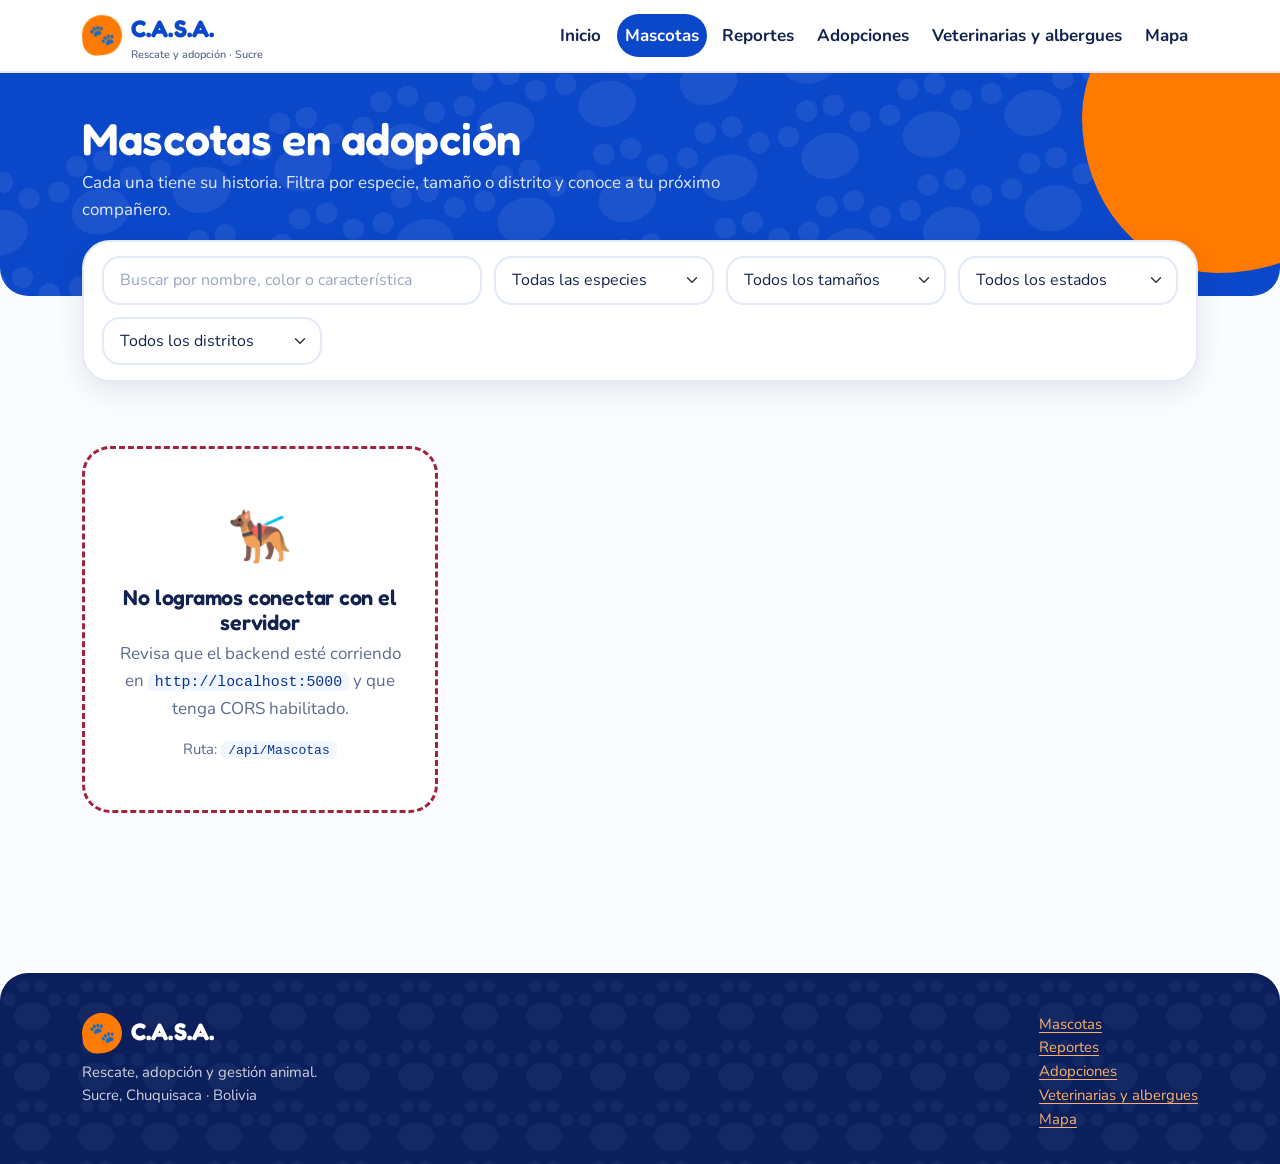
<file: wwwroot/mascotas.html>
<!DOCTYPE html>
<html lang="es">
<head>
  <meta charset="utf-8">
  <meta name="viewport" content="width=device-width, initial-scale=1">
  <title>Mascotas · Proyecto C.A.S.A.</title>
  <link rel="preconnect" href="https://fonts.googleapis.com">
  <link rel="preconnect" href="https://fonts.gstatic.com" crossorigin>
  <link href="https://fonts.googleapis.com/css2?family=Fredoka:wght@500;600;700&family=Nunito:wght@400;600;700;800&display=swap" rel="stylesheet">
  <link href="https://cdn.jsdelivr.net/npm/bootstrap@5.3.3/dist/css/bootstrap.min.css" rel="stylesheet"
        integrity="sha384-QWTKZyjpPEjISv5WaRU9OFeRpok6YctnYmDr5pNlyT2bRjXh0JMhjY6hW+ALEwIH" crossorigin="anonymous">
  <link href="css/styles.css" rel="stylesheet">
</head>
<body data-page="mascotas">
  <div id="casa-nav"></div>

  <main id="contenido" class="casa-main">
    <header class="casa-hero casa-hero--page">
      <div class="container">
        <h1>Mascotas en adopción</h1>
        <p>Cada una tiene su historia. Filtra por especie, tamaño o distrito y conoce a tu próximo compañero.</p>
      </div>
    </header>

    <div class="container casa-overlap">
      <form class="casa-filters" id="filtros" role="search" aria-label="Filtrar mascotas" onsubmit="return false">
        <input class="form-control casa-search" type="search" id="f-texto" placeholder="Buscar por nombre, color o característica" aria-label="Buscar mascotas">
        <select class="form-select" id="f-especie" aria-label="Especie"><option value="">Todas las especies</option></select>
        <select class="form-select" id="f-tamano" aria-label="Tamaño"><option value="">Todos los tamaños</option></select>
        <select class="form-select" id="f-estado" aria-label="Estado"><option value="">Todos los estados</option></select>
        <select class="form-select" id="f-distrito" aria-label="Distrito"><option value="">Todos los distritos</option></select>
      </form>
    </div>

    <section class="container casa-section" aria-live="polite">
      <p class="fw-bold text-muted mb-3" id="conteo"></p>
      <div class="row g-4 row-cols-1 row-cols-sm-2 row-cols-xl-3" id="grid"></div>
    </section>
  </main>

  <!-- Solicitud de adopción -->
  <div class="modal fade" id="modalAdopcion" tabindex="-1" aria-labelledby="modalAdopcionTitulo" aria-hidden="true">
    <div class="modal-dialog modal-dialog-centered">
      <form class="modal-content" id="formAdopcion" novalidate>
        <div class="modal-header">
          <h2 class="modal-title fs-4" id="modalAdopcionTitulo">Quiero adoptar a <span id="adopt-nombre"></span></h2>
          <button type="button" class="btn-close" data-bs-dismiss="modal" aria-label="Cerrar"></button>
        </div>
        <div class="modal-body">
          <p class="text-muted">Enviaremos tu solicitud al equipo. Te contactarán para coordinar la entrevista y el contrato.</p>
          <label class="form-label" for="adopt-ciudadano">Tu número de ciudadano</label>
          <input class="form-control" type="number" min="1" id="adopt-ciudadano" required>
          <div class="invalid-feedback">Escribe tu número de ciudadano.</div>
          <div class="form-text">Lo recordaremos en este navegador para tus próximas solicitudes.</div>
          <div class="alert alert-danger mt-3 d-none" id="adopt-error" role="alert"></div>
        </div>
        <div class="modal-footer">
          <button type="button" class="btn-casa-ghost btn-casa btn-casa-sm" data-bs-dismiss="modal">Cancelar</button>
          <button type="submit" class="btn-casa btn-casa-sm" id="adopt-enviar">Enviar solicitud</button>
        </div>
      </form>
    </div>
  </div>

  <div id="casa-footer"></div>

  <script src="https://cdn.jsdelivr.net/npm/bootstrap@5.3.3/dist/js/bootstrap.bundle.min.js"
          integrity="sha384-YvpcrYf0tY3lHB60NNkmXc5s9fDVZLESaAA55NDzOxhy9GkcIdslK1eN7N6jIeHz" crossorigin="anonymous"></script>
  <script src="js/common.js"></script>
  <script>
    (async function () {
      const E = CASA.endpoints, g = CASA.g;
      const grid = document.getElementById('grid');
      const conteo = document.getElementById('conteo');
      let mascotas = [], distritosById = {};

      /* ---------- Carga ---------- */
      CASA.ui.skeletons(grid, 6, 'col');
      try {
        const [m, d] = await Promise.all([CASA.api.list(E.mascotas), CASA.api.listSoft(E.distritos)]);
        mascotas = m;
        distritosById = CASA.byId(d);
      } catch (err) {
        conteo.textContent = '';
        CASA.ui.error(grid, err, E.mascotas);
        return;
      }

      /* ---------- Filtros ---------- */
      const fill = (id, values) => {
        const sel = document.getElementById(id);
        [...new Set(values.filter(Boolean))].sort((a, b) => String(a).localeCompare(String(b), 'es'))
          .forEach((v) => sel.add(new Option(v, v)));
      };
      fill('f-especie', mascotas.map((m) => g(m, 'especie')));
      fill('f-tamano',  mascotas.map((m) => g(m, 'tamaño', 'tamano')));
      fill('f-estado',  mascotas.map((m) => g(m, 'estado')));
      const selDistrito = document.getElementById('f-distrito');
      Object.values(distritosById).forEach((d) => selDistrito.add(new Option(g(d, 'nombre'), g(d, 'id'))));

      const val = (id) => document.getElementById(id).value;
      function render() {
        const q = CASA.strip(val('f-texto'));
        const lista = mascotas.filter((m) => {
          if (val('f-especie') && g(m, 'especie') !== val('f-especie')) return false;
          if (val('f-tamano') && (g(m, 'tamaño', 'tamano')) !== val('f-tamano')) return false;
          if (val('f-estado') && g(m, 'estado') !== val('f-estado')) return false;
          if (val('f-distrito') && String(g(m, 'distritoId')) !== val('f-distrito')) return false;
          if (q) {
            const texto = CASA.strip([g(m, 'nombre'), g(m, 'color'), g(m, 'caracteristica'), g(m, 'especie')].join(' '));
            if (!texto.includes(q)) return false;
          }
          return true;
        });

        conteo.textContent = lista.length === 1 ? '1 mascota encontrada' : `${lista.length} mascotas encontradas`;
        if (!lista.length) {
          CASA.ui.empty(grid, '🔍', 'No encontramos mascotas con esos filtros', 'Prueba quitando algún filtro o buscando otra palabra.');
          return;
        }
        grid.innerHTML = lista.map((m) => `<div class="col">${CASA.petCard(m, distritosById, { adopt: true })}</div>`).join('');
      }
      document.getElementById('filtros').addEventListener('input', render);
      render();

      /* ---------- Solicitud de adopción ---------- */
      const modalEl = document.getElementById('modalAdopcion');
      const modal = new bootstrap.Modal(modalEl);
      const form = document.getElementById('formAdopcion');
      const inputCiudadano = document.getElementById('adopt-ciudadano');
      const errBox = document.getElementById('adopt-error');
      let mascotaElegida = null;

      grid.addEventListener('click', (ev) => {
        const btn = ev.target.closest('[data-adopt]');
        if (!btn) return;
        mascotaElegida = Number(btn.dataset.adopt);
        document.getElementById('adopt-nombre').textContent = btn.dataset.nombre;
        inputCiudadano.value = CASA.session.getCiudadanoId();
        errBox.classList.add('d-none');
        form.classList.remove('was-validated');
        modal.show();
      });

      form.addEventListener('submit', async (ev) => {
        ev.preventDefault();
        form.classList.add('was-validated');
        if (!form.checkValidity()) return;

        const enviar = document.getElementById('adopt-enviar');
        enviar.disabled = true;
        errBox.classList.add('d-none');
        try {
          await CASA.api.post(E.solicitudes, {
            fecha: new Date().toISOString(),
            estado: 'Pendiente',
            mascotaId: mascotaElegida,
            ciudadanoId: Number(inputCiudadano.value)
          });
          CASA.session.setCiudadanoId(inputCiudadano.value);
          modal.hide();
          CASA.ui.toast('Solicitud enviada. Puedes seguirla en la sección Adopciones.', 'ok');
        } catch (err) {
          errBox.textContent = err.message;
          errBox.classList.remove('d-none');
        } finally {
          enviar.disabled = false;
        }
      });
    })();
  </script>
</body>
</html>
</file>
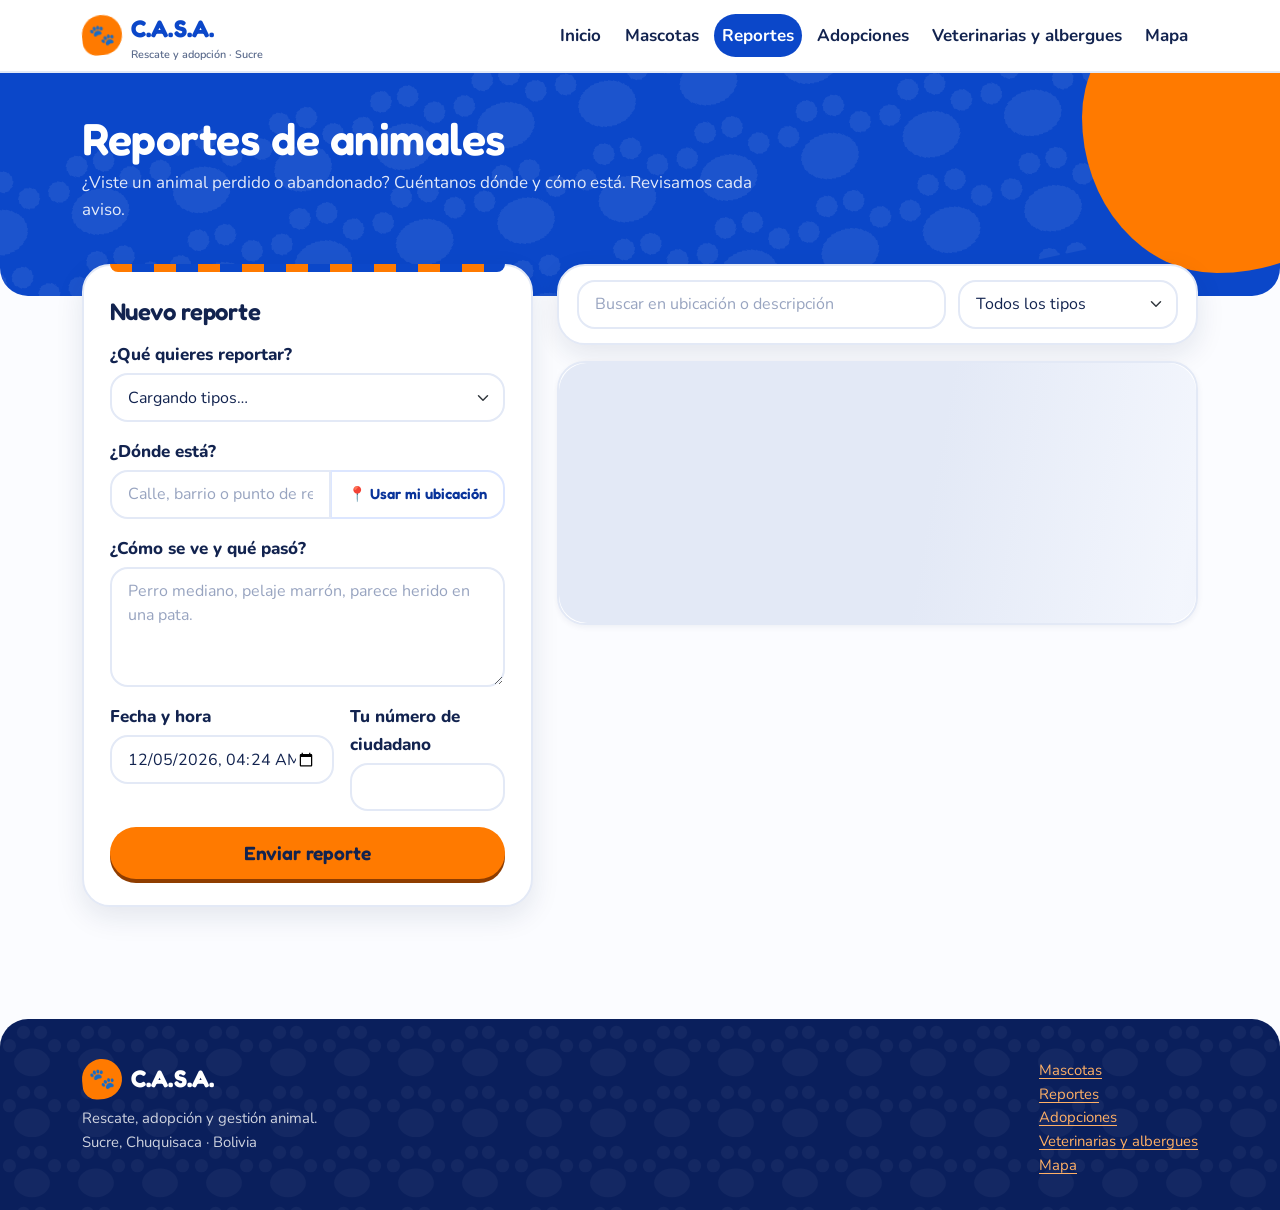
<file: wwwroot/reportes.html>
<!DOCTYPE html>
<html lang="es">
<head>
  <meta charset="utf-8">
  <meta name="viewport" content="width=device-width, initial-scale=1">
  <title>Reportes · Proyecto C.A.S.A.</title>
  <link rel="preconnect" href="https://fonts.googleapis.com">
  <link rel="preconnect" href="https://fonts.gstatic.com" crossorigin>
  <link href="https://fonts.googleapis.com/css2?family=Fredoka:wght@500;600;700&family=Nunito:wght@400;600;700;800&display=swap" rel="stylesheet">
  <link href="https://cdn.jsdelivr.net/npm/bootstrap@5.3.3/dist/css/bootstrap.min.css" rel="stylesheet"
        integrity="sha384-QWTKZyjpPEjISv5WaRU9OFeRpok6YctnYmDr5pNlyT2bRjXh0JMhjY6hW+ALEwIH" crossorigin="anonymous">
  <link href="css/styles.css" rel="stylesheet">
</head>
<body data-page="reportes">
  <div id="casa-nav"></div>

  <main id="contenido" class="casa-main">
    <header class="casa-hero casa-hero--page">
      <div class="container">
        <h1>Reportes de animales</h1>
        <p>¿Viste un animal perdido o abandonado? Cuéntanos dónde y cómo está. Revisamos cada aviso.</p>
      </div>
    </header>

    <div class="container casa-overlap">
      <div class="row g-4">
        <!-- Formulario -->
        <div class="col-lg-5">
          <form class="casa-form-card" id="formReporte" novalidate>
            <h2 class="mb-3">Nuevo reporte</h2>

            <div class="mb-3">
              <label class="form-label" for="r-tipo">¿Qué quieres reportar?</label>
              <select class="form-select" id="r-tipo" required><option value="">Cargando tipos…</option></select>
              <div class="invalid-feedback">Elige un tipo de reporte.</div>
            </div>

            <div class="mb-3">
              <label class="form-label" for="r-ubicacion">¿Dónde está?</label>
              <div class="input-group">
                <input class="form-control" id="r-ubicacion" type="text" maxlength="200" required
                       placeholder="Calle, barrio o punto de referencia" style="border-radius: 18px 0 0 18px">
                <button class="btn-casa-ghost btn-casa btn-casa-sm" type="button" id="btn-geo" style="border-radius: 0 18px 18px 0; box-shadow:none">📍 Usar mi ubicación</button>
                <div class="invalid-feedback">Indica dónde está el animal.</div>
              </div>
            </div>

            <div class="mb-3">
              <label class="form-label" for="r-desc">¿Cómo se ve y qué pasó?</label>
              <textarea class="form-control" id="r-desc" rows="4" minlength="10" maxlength="500" required
                        placeholder="Perro mediano, pelaje marrón, parece herido en una pata."></textarea>
              <div class="invalid-feedback">Escribe al menos 10 caracteres.</div>
            </div>

            <div class="row g-3 mb-3">
              <div class="col-sm-7">
                <label class="form-label" for="r-fecha">Fecha y hora</label>
                <input class="form-control" id="r-fecha" type="datetime-local" required>
              </div>
              <div class="col-sm-5">
                <label class="form-label" for="r-ciudadano">Tu número de ciudadano</label>
                <input class="form-control" id="r-ciudadano" type="number" min="1" required>
                <div class="invalid-feedback">Obligatorio.</div>
              </div>
            </div>

            <div class="mb-3 d-none" id="grp-rescatista">
              <label class="form-label" for="r-rescatista">Rescatista (opcional)</label>
              <select class="form-select" id="r-rescatista"><option value="">Que lo asigne el equipo</option></select>
            </div>

            <fieldset class="mb-3 d-none" id="grp-denuncia">
              <legend class="fs-6 fw-bold">Denuncia de abandono (opcional)</legend>
              <div class="mb-2">
                <label class="form-label" for="r-denunciado">¿Quién abandonó al animal?</label>
                <input class="form-control" id="r-denunciado" type="text" maxlength="150" placeholder="Nombre o datos de la persona, si los conoces">
              </div>
              <div>
                <label class="form-label" for="r-evidencia">Evidencia</label>
                <input class="form-control" id="r-evidencia" type="text" maxlength="300" placeholder="Enlace a una foto o video">
              </div>
            </fieldset>

            <div class="alert alert-danger d-none" id="r-error" role="alert"></div>
            <button class="btn-casa btn-casa-lg w-100" type="submit" id="r-enviar">Enviar reporte</button>
          </form>
        </div>

        <!-- Listado -->
        <div class="col-lg-7">
          <div class="casa-filters mb-3" role="search" aria-label="Filtrar reportes">
            <input class="form-control casa-search" type="search" id="l-texto" placeholder="Buscar en ubicación o descripción" aria-label="Buscar reportes">
            <select class="form-select" id="l-tipo" aria-label="Tipo de reporte"><option value="">Todos los tipos</option></select>
          </div>

          <div class="casa-table-wrap" id="listado" aria-live="polite">
            <div class="casa-skeleton" style="min-height:260px" aria-hidden="true"></div>
          </div>
        </div>
      </div>
    </div>
  </main>

  <div id="casa-footer"></div>

  <script src="https://cdn.jsdelivr.net/npm/bootstrap@5.3.3/dist/js/bootstrap.bundle.min.js"
          integrity="sha384-YvpcrYf0tY3lHB60NNkmXc5s9fDVZLESaAA55NDzOxhy9GkcIdslK1eN7N6jIeHz" crossorigin="anonymous"></script>
  <script src="js/common.js"></script>
  <script>
    (async function () {
      const E = CASA.endpoints, g = CASA.g, esc = CASA.esc;
      const $ = (id) => document.getElementById(id);
      let reportes = [], tiposById = {};

      /* ---------- Fecha por defecto: ahora ---------- */
      const pad = (n) => String(n).padStart(2, '0');
      function ahoraLocal() {
        const d = new Date();
        return `${d.getFullYear()}-${pad(d.getMonth() + 1)}-${pad(d.getDate())}T${pad(d.getHours())}:${pad(d.getMinutes())}`;
      }
      $('r-fecha').value = ahoraLocal();
      $('r-ciudadano').value = CASA.session.getCiudadanoId();

      /* ---------- Catálogos del formulario ---------- */
      async function cargarCatalogos() {
        const [tipos, rescatistas] = await Promise.all([
          CASA.api.list(E.tiposReporte).catch((e) => { $('r-tipo').innerHTML = '<option value="">No se pudieron cargar los tipos</option>'; throw e; }),
          CASA.api.listSoft(E.rescatistas)
        ]);
        tiposById = CASA.byId(tipos);
        $('r-tipo').innerHTML = '<option value="">Elige una opción</option>' +
          tipos.map((t) => `<option value="${esc(g(t, 'id'))}">${esc(g(t, 'nombre'))}</option>`).join('');
        $('l-tipo').innerHTML = '<option value="">Todos los tipos</option>' +
          tipos.map((t) => `<option value="${esc(g(t, 'id'))}">${esc(g(t, 'nombre'))}</option>`).join('');

        if (rescatistas.length) {
          $('grp-rescatista').classList.remove('d-none');
          $('r-rescatista').insertAdjacentHTML('beforeend', rescatistas.map((r) =>
            `<option value="${esc(g(r, 'id'))}">Rescatista #${esc(g(r, 'id'))}${g(r, 'disponible') ? ' · ' + esc(g(r, 'disponible')) : ''}</option>`).join(''));
        }
      }

      // La denuncia solo aplica cuando el tipo es de abandono
      $('r-tipo').addEventListener('change', () => {
        const nombre = CASA.strip(g(tiposById[$('r-tipo').value], 'nombre'));
        $('grp-denuncia').classList.toggle('d-none', !/abandon/.test(nombre));
      });

      $('btn-geo').addEventListener('click', () => {
        if (!navigator.geolocation) { CASA.ui.toast('Tu navegador no permite obtener la ubicación.', 'bad'); return; }
        $('btn-geo').disabled = true;
        navigator.geolocation.getCurrentPosition(
          (pos) => {
            $('r-ubicacion').value = `${pos.coords.latitude.toFixed(6)}, ${pos.coords.longitude.toFixed(6)}`;
            $('btn-geo').disabled = false;
          },
          () => { CASA.ui.toast('No pudimos obtener tu ubicación. Escribe la dirección.', 'bad'); $('btn-geo').disabled = false; },
          { enableHighAccuracy: true, timeout: 10000 }
        );
      });

      /* ---------- Listado ---------- */
      function renderListado() {
        const host = $('listado');
        const q = CASA.strip($('l-texto').value), tipo = $('l-tipo').value;
        const lista = reportes
          .filter((r) => !tipo || String(g(r, 'tipoReportesId')) === tipo)
          .filter((r) => !q || CASA.strip(`${g(r, 'ubicaion', 'ubicacion')} ${g(r, 'descripcion')}`).includes(q))
          .sort((a, b) => new Date(g(b, 'fecha')) - new Date(g(a, 'fecha')));

        if (!lista.length) {
          CASA.ui.empty(host, '🐕', reportes.length ? 'Ningún reporte coincide' : 'Aún no hay reportes',
            reportes.length ? 'Prueba con otra palabra o quita el filtro de tipo.' : 'Cuando alguien envíe un aviso aparecerá aquí.');
          return;
        }
        host.innerHTML = `
          <div class="table-responsive">
            <table class="table casa-table casa-table--tight">
              <thead><tr><th>Tipo</th><th>Ubicación</th><th>Descripción</th><th>Fecha</th><th>Estado</th></tr></thead>
              <tbody>
                ${lista.map((r) => {
                  const tipoObj = tiposById[g(r, 'tipoReportesId')] || g(r, 'tipoReporte');
                  return `<tr>
                    <td class="fw-bold">${esc(g(tipoObj, 'nombre') || '—')}</td>
                    <td>${esc(g(r, 'ubicaion', 'ubicacion') || '—')}</td>
                    <td><span class="d-inline-block text-truncate align-bottom" style="max-width:120px" title="${esc(g(r, 'descripcion'))}">${esc(g(r, 'descripcion') || '—')}</span></td>
                    <td class="text-nowrap">${CASA.fmtDate(g(r, 'fecha'))}</td>
                    <td>${CASA.badge(g(r, 'estado'))}</td>
                  </tr>`;
                }).join('')}
              </tbody>
            </table>
          </div>`;
      }

      async function cargarReportes() {
        try {
          reportes = await CASA.api.list(E.reportes);
          renderListado();
        } catch (err) {
          CASA.ui.error($('listado'), err, E.reportes);
        }
      }
      $('l-texto').addEventListener('input', renderListado);
      $('l-tipo').addEventListener('change', renderListado);

      /* ---------- Envío ---------- */
      const form = $('formReporte');
      form.addEventListener('submit', async (ev) => {
        ev.preventDefault();
        form.classList.add('was-validated');
        if (!form.checkValidity()) return;

        const boton = $('r-enviar'), errBox = $('r-error');
        boton.disabled = true;
        errBox.classList.add('d-none');

        const body = {
          estado: 'Pendiente',
          ubicaion: $('r-ubicacion').value.trim(),      // la propiedad del modelo se llama "Ubicaion"
          descripcion: $('r-desc').value.trim(),
          fecha: new Date($('r-fecha').value).toISOString(),
          tipoReportesId: Number($('r-tipo').value),
          ciudadanoId: Number($('r-ciudadano').value)
        };
        if ($('r-rescatista').value) body.rescatistasId = Number($('r-rescatista').value);

        try {
          const creado = await CASA.api.post(E.reportes, body);
          CASA.session.setCiudadanoId($('r-ciudadano').value);

          const denunciado = $('r-denunciado').value.trim();
          if (!$('grp-denuncia').classList.contains('d-none') && denunciado) {
            try {
              await CASA.api.post(E.denuncias, {
                denunciado,
                evidencia: $('r-evidencia').value.trim(),
                reporteId: g(creado, 'id')
              });
            } catch (e) {
              CASA.ui.toast('El reporte se guardó, pero no pudimos registrar la denuncia: ' + e.message, 'bad');
            }
          }

          CASA.ui.toast('¡Gracias! Recibimos tu reporte.', 'ok');
          form.reset();
          form.classList.remove('was-validated');
          $('r-fecha').value = ahoraLocal();
          $('r-ciudadano').value = CASA.session.getCiudadanoId();
          $('grp-denuncia').classList.add('d-none');
          await cargarReportes();
        } catch (err) {
          errBox.textContent = err.message;
          errBox.classList.remove('d-none');
        } finally {
          boton.disabled = false;
        }
      });

      /* ---------- Arranque ---------- */
      try { await cargarCatalogos(); } catch (_) { /* el formulario muestra el aviso */ }
      await cargarReportes();     // tras cargar los tipos, para poder mostrar sus nombres
    })();
  </script>
</body>
</html>
</file>
<file: wwwroot/css/styles.css>
/* ==========================================================================
   Proyecto C.A.S.A. — Rescate, adopción y gestión animal · Sucre, Bolivia
   Hoja de estilos principal (se carga DESPUÉS de Bootstrap 5)
   --------------------------------------------------------------------------
   Idea visual: la "placa de collar". El nombre de cada mascota va en una
   placa con agujerito y la cinta de color del distrito hace de collar.
   Paleta: naranja vibrante + azul cobalto sobre fondos limpios.
   Para ajustar los colores a tu imagen de referencia, cambia SOLO los
   valores de la sección :root.
   ========================================================================== */

/* ---------- 1. Tokens ---------------------------------------------------- */
:root {
  /* Naranja vibrante */
  --casa-orange-50:  #FFF6EC;
  --casa-orange-100: #FFE6CC;
  --casa-orange-300: #FFB066;
  --casa-orange-500: #FF7A00;   /* principal */
  --casa-orange-600: #E86300;
  --casa-orange-800: #8F3D00;   /* texto sobre fondos naranja claro */

  /* Azul cobalto / real */
  --casa-blue-50:  #F2F6FF;
  --casa-blue-100: #DCE6FF;
  --casa-blue-300: #7FA0F0;
  --casa-blue-600: #0B47C9;     /* principal */
  --casa-blue-700: #08339A;
  --casa-blue-900: #0A1F5C;

  /* Neutros */
  --casa-white: #FFFFFF;
  --casa-ink:   #12234F;        /* texto */
  --casa-muted: #5B6B8C;
  --casa-line:  #E3E9F6;
  --casa-bg:    #FBFCFF;

  /* Solo para estados negativos (rechazado, cerrado) */
  --casa-danger-50:  #FDECEF;
  --casa-danger-700: #A3223C;

  /* Forma y sombra */
  --casa-r-sm: 12px;
  --casa-r-md: 18px;
  --casa-r-lg: 28px;
  --casa-r-pill: 999px;
  --casa-shadow-sm: 0 2px 6px rgba(18, 35, 79, .06);
  --casa-shadow-md: 0 10px 28px rgba(18, 35, 79, .10);
  --casa-shadow-pop: 0 6px 0 var(--casa-blue-700);

  /* Tipografía */
  --casa-font-display: "Fredoka", "Baloo 2", "Trebuchet MS", system-ui, sans-serif;
  --casa-font-body: "Nunito", system-ui, -apple-system, "Segoe UI", sans-serif;

  /* Huella de patita (SVG embebido, se usa como patrón) */
  --casa-paw: url("data:image/svg+xml,%3Csvg xmlns='http://www.w3.org/2000/svg' viewBox='0 0 68 64'%3E%3Cg fill='%23ffffff'%3E%3Ccircle cx='10' cy='28' r='7'/%3E%3Ccircle cx='25' cy='14' r='7'/%3E%3Ccircle cx='43' cy='14' r='7'/%3E%3Ccircle cx='58' cy='28' r='7'/%3E%3Cellipse cx='34' cy='46' rx='19' ry='15'/%3E%3C/g%3E%3C/svg%3E");

  /* Puentes hacia Bootstrap 5 */
  --bs-body-font-family: var(--casa-font-body);
  --bs-body-color: var(--casa-ink);
  --bs-body-bg: var(--casa-bg);
  --bs-link-color: var(--casa-blue-600);
  --bs-link-hover-color: var(--casa-blue-700);
  --bs-border-color: var(--casa-line);
  --bs-border-radius: var(--casa-r-sm);
  --bs-border-radius-lg: var(--casa-r-md);
  --bs-border-radius-pill: var(--casa-r-pill);
}

/* ---------- 2. Base ------------------------------------------------------ */
html { scroll-behavior: smooth; }

body {
  font-family: var(--casa-font-body);
  font-size: 1.0625rem;
  line-height: 1.6;
  color: var(--casa-ink);
  background: var(--casa-bg);
  -webkit-font-smoothing: antialiased;
}

h1, h2, h3, h4, h5, h6,
.casa-display {
  font-family: var(--casa-font-display);
  font-weight: 600;
  line-height: 1.15;
  letter-spacing: -.01em;
  color: var(--casa-ink);
}

h1 { font-size: clamp(2.2rem, 5vw, 3.6rem); }
h2 { font-size: clamp(1.6rem, 3vw, 2.2rem); }
h3 { font-size: 1.35rem; }

p { max-width: 68ch; }
.text-muted, .casa-muted { color: var(--casa-muted) !important; }

a { text-underline-offset: 3px; }

:focus-visible {
  outline: 3px solid var(--casa-orange-500);
  outline-offset: 3px;
  border-radius: 6px;
}

::selection { background: var(--casa-orange-100); color: var(--casa-ink); }

.casa-main { min-height: 60vh; padding-bottom: 4rem; }

/* ---------- 3. Navegación ------------------------------------------------ */
.casa-nav {
  background: rgba(255, 255, 255, .92);
  backdrop-filter: blur(8px);
  border-bottom: 2px solid var(--casa-line);
  padding-block: .6rem;
}

.casa-brand {
  display: inline-flex;
  align-items: center;
  gap: .55rem;
  font-family: var(--casa-font-display);
  font-weight: 700;
  font-size: 1.5rem;
  color: var(--casa-blue-600);
  text-decoration: none;
  letter-spacing: .02em;
}
.casa-brand:hover { color: var(--casa-blue-700); }
.casa-brand__logo {
  display: grid;
  place-items: center;
  width: 2.5rem;
  height: 2.5rem;
  border-radius: 50% 50% 50% 14px;
  background: var(--casa-orange-500);
  font-size: 1.3rem;
  transform: rotate(-6deg);
}
.casa-brand small {
  display: block;
  font-family: var(--casa-font-body);
  font-weight: 600;
  font-size: .68rem;
  letter-spacing: 0;
  color: var(--casa-muted);
  line-height: 1;
  margin-top: .15rem;
}

.casa-nav .nav-link {
  font-weight: 700;
  color: var(--casa-ink);
  border-radius: var(--casa-r-pill);
  padding: .5rem 1rem;
  margin-inline: .1rem;
}
.casa-nav .nav-link:hover { background: var(--casa-blue-50); color: var(--casa-blue-700); }
.casa-nav .nav-link.active {
  background: var(--casa-blue-600);
  color: var(--casa-white);
}
.casa-nav .navbar-toggler { border: 2px solid var(--casa-blue-600); border-radius: var(--casa-r-sm); }

/* ---------- 4. Botones --------------------------------------------------- */
.btn-casa,
.btn-casa-blue,
.btn-casa-ghost {
  --_bg: var(--casa-orange-500);
  --_fg: var(--casa-ink);
  --_edge: var(--casa-orange-800);
  display: inline-flex;
  align-items: center;
  justify-content: center;
  gap: .5rem;
  font-family: var(--casa-font-display);
  font-weight: 600;
  font-size: 1.05rem;
  line-height: 1.2;
  padding: .7rem 1.5rem;
  border: 0;
  border-radius: var(--casa-r-pill);
  background: var(--_bg);
  color: var(--_fg);
  box-shadow: 0 4px 0 var(--_edge);
  text-decoration: none;
  cursor: pointer;
  transition: transform .12s ease, box-shadow .12s ease, background-color .12s ease;
}
.btn-casa:hover,
.btn-casa-blue:hover,
.btn-casa-ghost:hover {
  transform: translateY(-2px);
  box-shadow: 0 6px 0 var(--_edge);
  color: var(--_fg);
}
.btn-casa:active,
.btn-casa-blue:active,
.btn-casa-ghost:active {
  transform: translateY(3px);
  box-shadow: 0 1px 0 var(--_edge);
}
.btn-casa:disabled, .btn-casa-blue:disabled, .btn-casa-ghost:disabled,
.btn-casa[disabled], .btn-casa-blue[disabled] {
  opacity: .55;
  pointer-events: none;
  box-shadow: none;
}

.btn-casa-blue { --_bg: var(--casa-blue-600); --_fg: #fff; --_edge: var(--casa-blue-900); }
.btn-casa-ghost {
  --_bg: var(--casa-white);
  --_fg: var(--casa-blue-700);
  --_edge: var(--casa-blue-100);
  border: 2px solid var(--casa-blue-100);
}
.btn-casa-sm { font-size: .92rem; padding: .45rem 1rem; box-shadow: 0 3px 0 var(--_edge); }
.btn-casa-lg { font-size: 1.2rem; padding: .9rem 2rem; }

/* Botón dentro del hero (fondo azul): el sombreado usa un azul más oscuro */
.casa-hero .btn-casa       { --_edge: #B34F00; }
.casa-hero .btn-casa-ghost { --_bg: transparent; --_fg: #fff; --_edge: rgba(255,255,255,.25); border-color: rgba(255,255,255,.55); }

/* ---------- 5. Hero ------------------------------------------------------ */
.casa-hero {
  position: relative;
  overflow: hidden;
  isolation: isolate;
  color: #fff;
  background: var(--casa-blue-600);
  border-radius: 0 0 var(--casa-r-lg) var(--casa-r-lg);
  padding: clamp(3rem, 8vw, 6rem) 0 clamp(5rem, 10vw, 8rem);
}
.casa-hero::before {            /* patrón de patitas */
  content: "";
  position: absolute;
  inset: 0;
  z-index: -2;
  background-image: var(--casa-paw);
  background-size: 74px;
  opacity: .07;
  transform: rotate(-12deg) scale(1.4);
}
.casa-hero::after {             /* mancha naranja */
  content: "";
  position: absolute;
  z-index: -1;
  right: -8%;
  top: -30%;
  width: min(46vw, 520px);
  aspect-ratio: 1;
  background: var(--casa-orange-500);
  border-radius: 58% 42% 55% 45% / 48% 56% 44% 52%;
}
.casa-hero h1, .casa-hero h2 { color: #fff; }
.casa-hero:not(.casa-hero--page) .container > h1 { max-width: 14ch; }   /* no invade la mancha naranja */
.casa-hero .lead { color: rgba(255,255,255,.88); font-size: 1.2rem; max-width: 46ch; }

.casa-hero--page { padding: 2.5rem 0 4.5rem; }
.casa-hero--page::after { width: min(30vw, 300px); top: -45%; }
.casa-hero--page h1 { font-size: clamp(1.9rem, 4vw, 2.8rem); margin-bottom: .3rem; }
.casa-hero--page p { margin: 0; color: rgba(255,255,255,.88); }

.casa-hero__stat {
  display: inline-flex;
  align-items: baseline;
  gap: .5rem;
  background: rgba(255,255,255,.12);
  border: 2px solid rgba(255,255,255,.25);
  border-radius: var(--casa-r-pill);
  padding: .35rem 1rem;
  font-weight: 700;
}
.casa-hero__stat strong { font-family: var(--casa-font-display); font-size: 1.4rem; color: var(--casa-orange-300); }

/* Entrada del hero: único movimiento automático del sitio */
@keyframes casa-pop-in {
  from { opacity: 0; transform: translateY(14px) scale(.98); }
  to   { opacity: 1; transform: none; }
}
.casa-hero .container > * { animation: casa-pop-in .5s cubic-bezier(.2,.8,.3,1) both; }
.casa-hero .container > *:nth-child(2) { animation-delay: .08s; }
.casa-hero .container > *:nth-child(3) { animation-delay: .16s; }
.casa-hero .container > *:nth-child(4) { animation-delay: .24s; }

/* Elementos que "suben" para solapar el hero */
.casa-overlap { margin-top: -3.5rem; position: relative; z-index: 2; }

/* ---------- 6. Secciones / titulares ------------------------------------ */
.casa-section { padding-block: 3rem; }
.casa-section-title { display: flex; align-items: center; gap: .6rem; margin-bottom: 1.25rem; }
.casa-section-title::after {
  content: "";
  flex: 1;
  height: 0;
  border-top: 3px dotted var(--casa-orange-300);
  min-width: 2rem;
}

/* ---------- 7. Accesos directos (home) ---------------------------------- */
.casa-quick {
  display: flex;
  flex-direction: column;
  gap: .35rem;
  height: 100%;
  padding: 1.4rem 1.4rem 1.2rem;
  background: var(--casa-white);
  border: 2px solid var(--casa-line);
  border-radius: var(--casa-r-lg);
  box-shadow: var(--casa-shadow-md);
  color: var(--casa-ink);
  text-decoration: none;
  transition: transform .15s ease, border-color .15s ease;
}
.casa-quick:hover { transform: translateY(-4px); border-color: var(--casa-orange-500); color: var(--casa-ink); }
.casa-quick__icon {
  display: grid;
  place-items: center;
  width: 3.4rem;
  height: 3.4rem;
  font-size: 1.8rem;
  border-radius: 18px 18px 18px 6px;
  background: var(--casa-orange-100);
  margin-bottom: .4rem;
}
.casa-quick:nth-child(even) .casa-quick__icon,
.col:nth-child(even) .casa-quick__icon { background: var(--casa-blue-100); }
.casa-quick h3 { margin: 0; font-size: 1.25rem; }
.casa-quick p { margin: 0; font-size: .95rem; color: var(--casa-muted); }

/* Cifras de la home */
.casa-counter {
  text-align: center;
  padding: 1.2rem 1rem;
  background: var(--casa-white);
  border-radius: var(--casa-r-md);
  border: 2px solid var(--casa-line);
}
.casa-counter strong {
  display: block;
  font-family: var(--casa-font-display);
  font-size: 2.4rem;
  line-height: 1;
  color: var(--casa-blue-600);
}
.casa-counter span { font-weight: 700; color: var(--casa-muted); font-size: .95rem; }

/* Banda de llamada a la acción */
.casa-cta {
  position: relative;
  overflow: hidden;
  background: var(--casa-orange-500);
  border-radius: var(--casa-r-lg);
  padding: 2.5rem clamp(1.5rem, 5vw, 3.5rem);
  color: var(--casa-ink);
}
.casa-cta::before {
  content: "";
  position: absolute;
  inset: 0;
  background-image: var(--casa-paw);
  background-size: 70px;
  opacity: .12;
  transform: rotate(10deg) scale(1.3);
  pointer-events: none;
}
.casa-cta > * { position: relative; }
.casa-cta h2 { margin-bottom: .4rem; }

/* ---------- 8. Filtros --------------------------------------------------- */
.casa-filters {
  display: flex;
  flex-wrap: wrap;
  gap: .75rem;
  align-items: center;
  background: var(--casa-white);
  border: 2px solid var(--casa-line);
  border-radius: var(--casa-r-lg);
  padding: .9rem 1.1rem;
  box-shadow: var(--casa-shadow-md);
}
.casa-filters .form-control,
.casa-filters .form-select { max-width: 220px; }
.casa-filters .casa-search { flex: 1 1 220px; max-width: none; }

.casa-chip {
  display: inline-flex;
  align-items: center;
  gap: .35rem;
  padding: .3rem .8rem;
  border-radius: var(--casa-r-pill);
  border: 2px solid var(--casa-line);
  background: var(--casa-white);
  font-weight: 700;
  font-size: .9rem;
  color: var(--casa-ink);
  cursor: pointer;
  transition: background-color .12s ease, border-color .12s ease;
}
.casa-chip:hover { border-color: var(--casa-blue-300); }
.casa-chip.is-active { background: var(--casa-blue-600); border-color: var(--casa-blue-600); color: #fff; }

/* ---------- 9. Tarjeta de mascota (placa de collar) --------------------- */
.pet-card {
  position: relative;
  display: flex;
  flex-direction: column;
  height: 100%;
  background: var(--casa-white);
  border: 2px solid var(--casa-line);
  border-radius: var(--casa-r-lg);
  box-shadow: var(--casa-shadow-sm);
  overflow: hidden;
  transition: transform .15s ease, box-shadow .15s ease, border-color .15s ease;
}
.pet-card:hover {
  transform: translateY(-4px);
  box-shadow: var(--casa-shadow-md);
  border-color: var(--casa-orange-300);
}

.pet-card__photo {
  position: relative;
  aspect-ratio: 4 / 3;
  background: linear-gradient(135deg, var(--casa-orange-100), var(--casa-blue-100));
  overflow: hidden;
}
.pet-card__photo img { position: relative; z-index: 1; width: 100%; height: 100%; object-fit: cover; display: block; }
.pet-card__photo .pet-card__fallback {
  position: absolute;
  inset: 0;
  display: grid;
  place-items: center;
  font-size: 4.5rem;
}
.pet-card__ribbon {          /* cinta del distrito, como un collar */
  z-index: 2;
  position: absolute;
  left: 0;
  right: 0;
  bottom: 0;
  height: 10px;
  background: var(--ribbon, var(--casa-orange-500));
}
.pet-card__status { position: absolute; z-index: 2; top: .8rem; right: .8rem; }

.pet-card__body { display: flex; flex-direction: column; gap: .7rem; padding: 0 1.2rem 1.2rem; flex: 1; }

.pet-tag {                   /* la placa */
  position: relative;
  align-self: flex-start;
  display: inline-flex;
  align-items: center;
  gap: .6rem;
  margin: -1.1rem 0 0 -.2rem;
  padding: .45rem 1.1rem .45rem .8rem;
  background: var(--casa-orange-500);
  color: var(--casa-ink);
  font-family: var(--casa-font-display);
  font-weight: 600;
  font-size: 1.3rem;
  line-height: 1.1;
  border-radius: 8px 22px 22px 8px;
  box-shadow: 0 3px 0 var(--casa-orange-800);
  transform: rotate(-2deg);
  z-index: 3;
}
.pet-tag::before {           /* agujero de la placa */
  content: "";
  width: .7rem;
  height: .7rem;
  border-radius: 50%;
  background: var(--casa-white);
  box-shadow: inset 0 2px 0 rgba(18,35,79,.25);
  flex: none;
}

.pet-card__meta { display: flex; flex-wrap: wrap; gap: .4rem; }
.pet-trait {
  display: inline-flex;
  align-items: center;
  gap: .3rem;
  padding: .2rem .65rem;
  background: var(--casa-blue-50);
  color: var(--casa-blue-700);
  border-radius: var(--casa-r-pill);
  font-size: .85rem;
  font-weight: 700;
}
.pet-card__desc {
  margin: 0;
  color: var(--casa-muted);
  font-size: .96rem;
  display: -webkit-box;
  -webkit-line-clamp: 3;
  -webkit-box-orient: vertical;
  overflow: hidden;
}
.pet-card__foot {
  margin-top: auto;
  display: flex;
  align-items: center;
  justify-content: space-between;
  gap: .6rem;
  padding-top: .6rem;
  border-top: 2px dotted var(--casa-line);
}
.pet-card__district { display: inline-flex; align-items: center; gap: .4rem; font-size: .88rem; font-weight: 700; color: var(--casa-muted); }
.ribbon-dot {
  display: inline-block;
  width: .85rem;
  height: .85rem;
  border-radius: 50%;
  background: var(--ribbon, var(--casa-orange-500));
  border: 2px solid var(--casa-white);
  box-shadow: 0 0 0 2px var(--casa-line);
  flex: none;
}

/* Tarjeta genérica (establecimientos, contratos, etc.) */
.casa-card {
  position: relative;
  height: 100%;
  background: var(--casa-white);
  border: 2px solid var(--casa-line);
  border-radius: var(--casa-r-lg);
  box-shadow: var(--casa-shadow-sm);
  padding: 1.3rem 1.3rem 1.2rem;
}
.casa-card__icon {
  display: grid;
  place-items: center;
  width: 3rem;
  height: 3rem;
  font-size: 1.6rem;
  border-radius: 16px 16px 16px 5px;
  background: var(--casa-blue-100);
  flex: none;
}
.casa-card__icon--orange { background: var(--casa-orange-100); }
.casa-card h3 { margin: 0; font-size: 1.2rem; }
.casa-card ul.casa-facts { list-style: none; margin: .8rem 0 0; padding: 0; display: grid; gap: .35rem; font-size: .95rem; }
.casa-facts li { display: flex; gap: .55rem; align-items: baseline; }
.casa-facts li > span:first-child { width: 1.3rem; text-align: center; flex: none; }

.stars { color: var(--casa-orange-500); letter-spacing: 2px; font-size: 1rem; white-space: nowrap; }
.stars .off { color: var(--casa-line); }

/* Contrato de adopción: ficha con borde punteado, como un certificado */
.casa-contract {
  position: relative;
  background: var(--casa-white);
  border: 3px dashed var(--casa-blue-300);
  border-radius: var(--casa-r-md);
  padding: 1.1rem 1.25rem;
  height: 100%;
}
.casa-contract__serial { font-family: var(--casa-font-display); font-size: 1.15rem; color: var(--casa-blue-700); word-break: break-all; }
.casa-contract__sign {
  margin-top: .6rem;
  padding-top: .5rem;
  border-top: 2px solid var(--casa-line);
  font-style: italic;
  color: var(--casa-muted);
  font-size: .95rem;
}

.casa-contract__sign img { max-height: 64px; max-width: 100%; display: block; }

/* ---------- 10. Badges de estado ---------------------------------------- */
.casa-badge {
  display: inline-flex;
  align-items: center;
  gap: .35rem;
  padding: .25rem .75rem;
  border-radius: var(--casa-r-pill);
  font-size: .82rem;
  font-weight: 800;
  line-height: 1.3;
  background: var(--casa-line);
  color: var(--casa-ink);
  white-space: nowrap;
}
.casa-badge::before { content: ""; width: .5rem; height: .5rem; border-radius: 50%; background: currentColor; }

.casa-badge.is-ok      { background: var(--casa-blue-100);   color: var(--casa-blue-700); }   /* disponible, aprobada, activo */
.casa-badge.is-wait    { background: var(--casa-orange-100); color: var(--casa-orange-800); } /* pendiente, en rescate */
.casa-badge.is-done    { background: var(--casa-blue-600);   color: #fff; }                   /* adoptado, completado */
.casa-badge.is-bad     { background: var(--casa-danger-50);  color: var(--casa-danger-700); } /* rechazada, cerrado */
.casa-badge.is-neutral { background: var(--casa-line);       color: var(--casa-ink); }

/* ---------- 11. Tablas --------------------------------------------------- */
.casa-table-wrap {
  background: var(--casa-white);
  border: 2px solid var(--casa-line);
  border-radius: var(--casa-r-lg);
  box-shadow: var(--casa-shadow-sm);
  overflow: hidden;
}
.casa-table-wrap .table-responsive { margin: 0; }
.casa-table {
  --bs-table-bg: transparent;
  margin: 0;
  vertical-align: middle;
}
.casa-table thead th {
  background: var(--casa-blue-50);
  color: var(--casa-blue-700);
  font-family: var(--casa-font-display);
  font-weight: 600;
  font-size: .95rem;
  border-bottom: 3px solid var(--casa-blue-100);
  padding: .9rem 1rem;
  white-space: nowrap;
}
.casa-table td { padding: .85rem 1rem; border-color: var(--casa-line); }
.casa-table tbody tr:hover > * { background: var(--casa-orange-50); }
.casa-table tbody tr:last-child td { border-bottom: 0; }
.casa-table--tight thead th, .casa-table--tight td { padding: .75rem .6rem; font-size: .95rem; }
.casa-table .cell-pet { display: flex; align-items: center; gap: .7rem; font-weight: 800; }
.casa-table .cell-pet img,
.casa-table .cell-pet .thumb-fallback {
  width: 2.6rem; height: 2.6rem; border-radius: 50%; object-fit: cover; flex: none;
  background: var(--casa-orange-100); display: grid; place-items: center; font-size: 1.3rem;
}

/* ---------- 12. Formularios --------------------------------------------- */
.casa-form-card {
  position: relative;
  background: var(--casa-white);
  border: 2px solid var(--casa-line);
  border-radius: var(--casa-r-lg);
  box-shadow: var(--casa-shadow-md);
  padding: 2rem 1.6rem 1.6rem;
}
.casa-form-card::before {            /* cinta naranja superior */
  content: "";
  position: absolute;
  left: 1.6rem;
  right: 1.6rem;
  top: -2px;
  height: 8px;
  border-radius: 0 0 8px 8px;
  background: repeating-linear-gradient(90deg, var(--casa-orange-500) 0 22px, var(--casa-blue-600) 22px 44px);
}
.casa-form-card h2 { font-size: 1.5rem; }

.casa-form-card .form-label, .modal .form-label { font-weight: 800; margin-bottom: .3rem; }
.form-control, .form-select {
  border: 2px solid var(--casa-line);
  border-radius: var(--casa-r-md);
  padding: .65rem 1rem;
  background-color: var(--casa-white);
  color: var(--casa-ink);
}
.form-control::placeholder { color: #98A4C0; }
.form-control:focus, .form-select:focus {
  border-color: var(--casa-orange-500);
  box-shadow: 0 0 0 .25rem rgba(255, 122, 0, .2);
  background-color: var(--casa-white);
}
.form-text { color: var(--casa-muted); }
.was-validated .form-control:invalid, .form-control.is-invalid { border-color: var(--casa-danger-700); }

/* ---------- 13. Mapa ----------------------------------------------------- */
.casa-map-shell {
  position: relative;
  border: 4px solid var(--casa-white);
  border-radius: var(--casa-r-lg);
  box-shadow: 0 0 0 2px var(--casa-line), var(--casa-shadow-md);
  overflow: hidden;
  background: var(--casa-blue-50);
}
#map { width: 100%; height: clamp(420px, 68vh, 680px); z-index: 1; }

.casa-map-legend {
  background: var(--casa-white);
  border: 2px solid var(--casa-line);
  border-radius: var(--casa-r-lg);
  padding: 1.1rem 1.2rem;
  box-shadow: var(--casa-shadow-sm);
}
.casa-map-legend h3 { font-size: 1.1rem; margin-bottom: .7rem; }
.casa-legend-item {
  display: flex;
  align-items: center;
  gap: .6rem;
  width: 100%;
  padding: .45rem .6rem;
  border: 0;
  border-radius: var(--casa-r-sm);
  background: transparent;
  text-align: left;
  font-weight: 700;
  color: var(--casa-ink);
  cursor: pointer;
}
.casa-legend-item:hover { background: var(--casa-blue-50); }
.casa-legend-item .count { margin-left: auto; color: var(--casa-muted); font-size: .85rem; }
.casa-legend-swatch {
  width: 1.1rem;
  height: 1.1rem;
  border-radius: 6px;
  background: var(--ribbon, var(--casa-orange-500));
  border: 2px solid var(--casa-white);
  box-shadow: 0 0 0 2px var(--casa-line);
  flex: none;
}

/* Marcadores y ventanas emergentes de Leaflet */
.casa-pin {
  display: grid;
  place-items: center;
  width: 38px;
  height: 38px;
  font-size: 19px;
  background: var(--casa-orange-500);
  border: 3px solid var(--casa-white);
  border-radius: 50% 50% 50% 8px;
  box-shadow: 0 3px 0 var(--casa-orange-800), 0 6px 12px rgba(18,35,79,.25);
  transform: rotate(-45deg);
}
.casa-pin > span { transform: rotate(45deg); line-height: 1; }
.casa-pin--blue { background: var(--casa-blue-600); box-shadow: 0 3px 0 var(--casa-blue-900), 0 6px 12px rgba(18,35,79,.25); }

.leaflet-popup-content-wrapper {
  border-radius: var(--casa-r-md);
  box-shadow: var(--casa-shadow-md);
  font-family: var(--casa-font-body);
  color: var(--casa-ink);
}
.leaflet-popup-content { margin: 14px 16px; font-size: .95rem; line-height: 1.45; }
.leaflet-popup-content h4 { font-family: var(--casa-font-display); font-size: 1.1rem; margin: 0 0 .25rem; }
.leaflet-container { font-family: var(--casa-font-body); background: var(--casa-blue-50); }

/* ---------- 14. Estados: cargando / vacío / error ----------------------- */
.casa-skeleton {
  border-radius: var(--casa-r-lg);
  min-height: 340px;
  background: linear-gradient(100deg, var(--casa-line) 30%, #F3F6FD 50%, var(--casa-line) 70%);
  background-size: 200% 100%;
  animation: casa-shimmer 1.3s linear infinite;
}
@keyframes casa-shimmer { to { background-position: -200% 0; } }

.casa-state {
  text-align: center;
  padding: 3rem 1.5rem;
  background: var(--casa-white);
  border: 3px dashed var(--casa-line);
  border-radius: var(--casa-r-lg);
}
.casa-state__emoji { font-size: 3.2rem; display: block; margin-bottom: .4rem; }
.casa-state h3 { margin-bottom: .3rem; }
.casa-state p { margin-inline: auto; color: var(--casa-muted); }
.casa-state--error { border-color: var(--casa-danger-700); }
.casa-state code { background: var(--casa-blue-50); color: var(--casa-blue-700); padding: .1rem .45rem; border-radius: 6px; }

/* Avisos (toasts) */
.casa-toast-zone { position: fixed; right: 1rem; bottom: 1rem; z-index: 2000; display: grid; gap: .6rem; max-width: min(92vw, 380px); }
.casa-toast {
  background: var(--casa-ink);
  color: #fff;
  padding: .8rem 1.1rem;
  border-radius: var(--casa-r-md);
  box-shadow: var(--casa-shadow-md);
  font-weight: 700;
  border-left: 8px solid var(--casa-orange-500);
}
.casa-toast.is-ok  { border-left-color: var(--casa-blue-300); }
.casa-toast.is-bad { border-left-color: #FF6B86; }

/* Modal de Bootstrap con la forma de la casa */
.modal-content { border: 0; border-radius: var(--casa-r-lg); box-shadow: var(--casa-shadow-md); }
.modal-header { border-bottom: 2px dotted var(--casa-line); }
.modal-footer { border-top: 2px dotted var(--casa-line); }

/* ---------- 15. Pie de página ------------------------------------------- */
.casa-footer {
  background: var(--casa-blue-900);
  color: rgba(255,255,255,.8);
  padding: 2.5rem 0 2rem;
  border-radius: var(--casa-r-lg) var(--casa-r-lg) 0 0;
  position: relative;
  overflow: hidden;
}
.casa-footer::before {
  content: "";
  position: absolute;
  inset: 0;
  background-image: var(--casa-paw);
  background-size: 64px;
  opacity: .04;
}
.casa-footer .container { position: relative; }
.casa-footer a { color: var(--casa-orange-300); }
.casa-footer .casa-brand { color: #fff; }

/* ---------- 16. Utilidades ---------------------------------------------- */
.casa-api-hint {
  display: inline-flex;
  align-items: center;
  gap: .4rem;
  font-size: .82rem;
  font-weight: 700;
  color: var(--casa-muted);
}
.casa-api-hint .dot { width: .6rem; height: .6rem; border-radius: 50%; background: var(--casa-line); }
.casa-api-hint.is-online .dot  { background: var(--casa-blue-600); }
.casa-api-hint.is-offline .dot { background: var(--casa-danger-700); }

.visually-hidden-focusable:focus { z-index: 3000; }

/* ---------- 17. Responsive y accesibilidad ------------------------------ */
@media (max-width: 575.98px) {
  .casa-filters .form-control, .casa-filters .form-select { max-width: none; flex: 1 1 100%; }
  .casa-hero::after { right: -30%; }
  .casa-table thead th, .casa-table td { padding: .7rem .75rem; }
  .btn-casa-lg { width: 100%; }
}

@media (prefers-reduced-motion: reduce) {
  html { scroll-behavior: auto; }
  *, *::before, *::after { animation: none !important; transition: none !important; }
}
</file>
